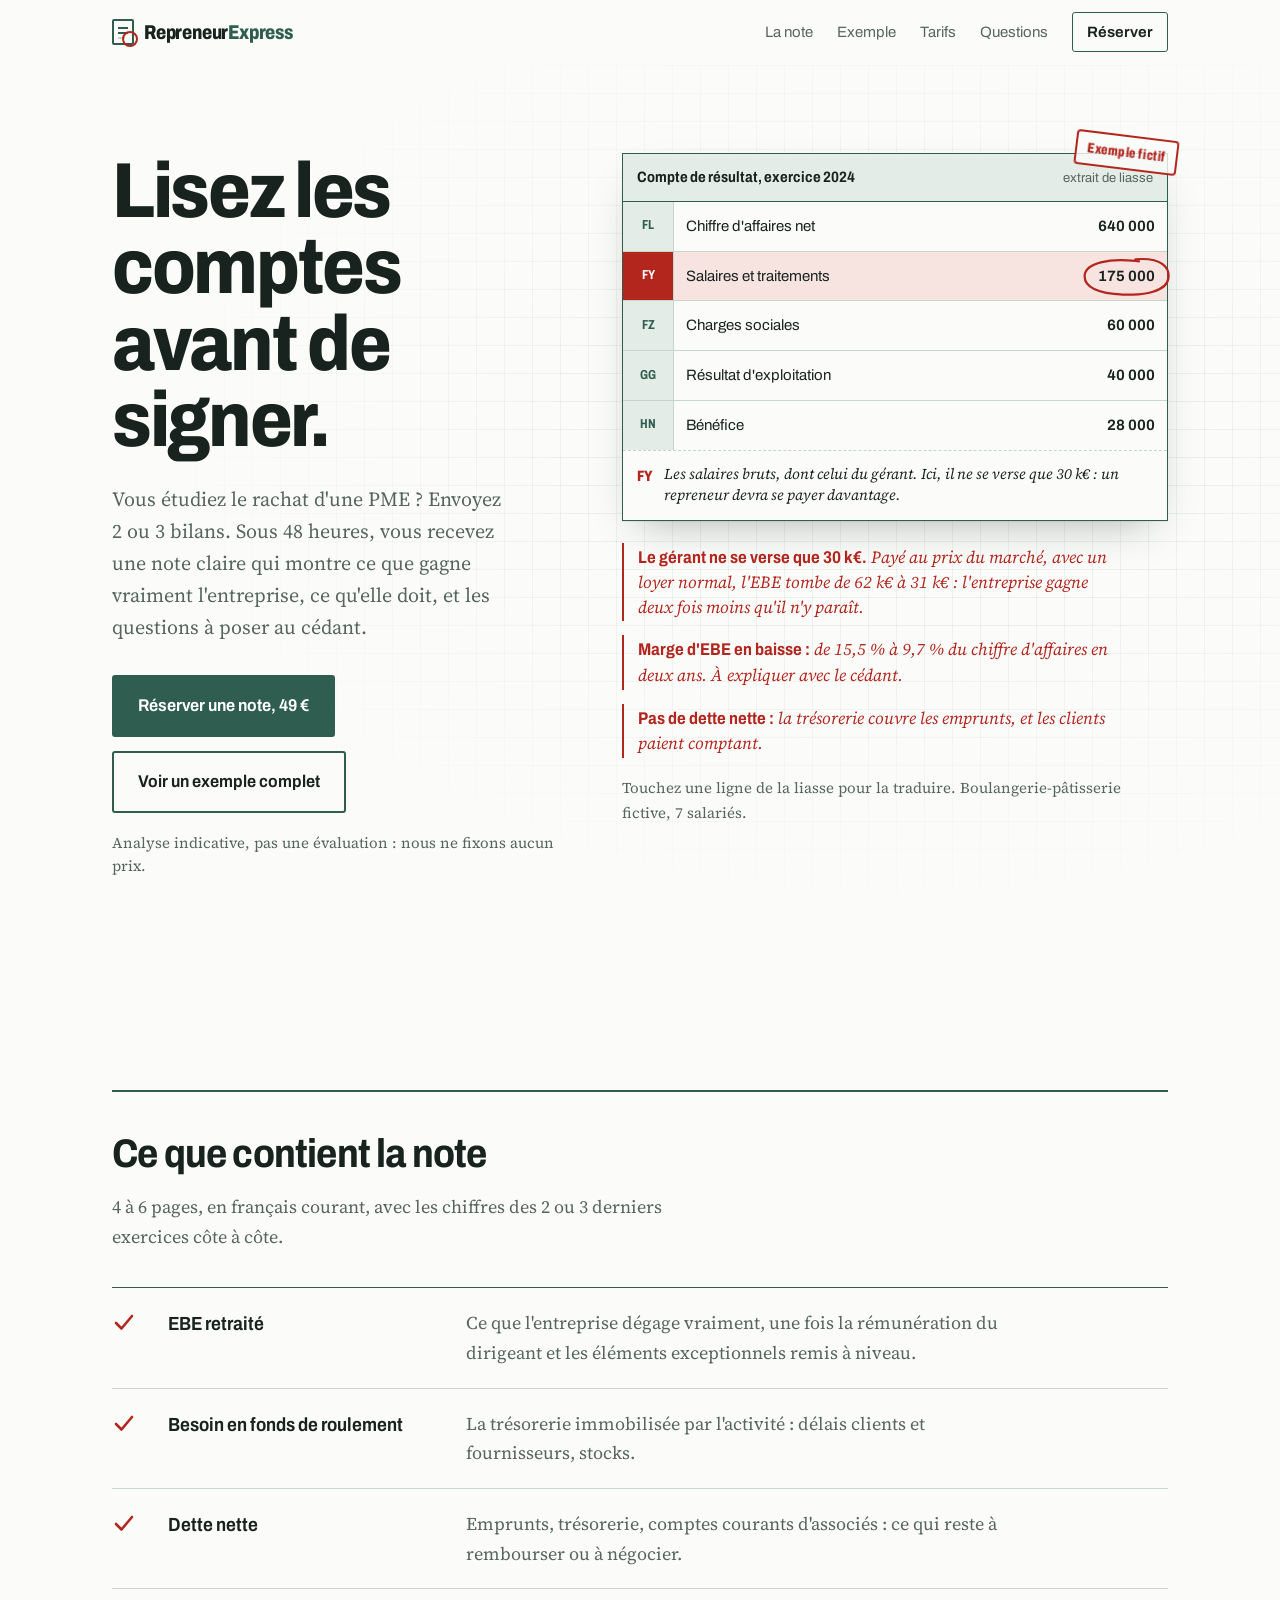
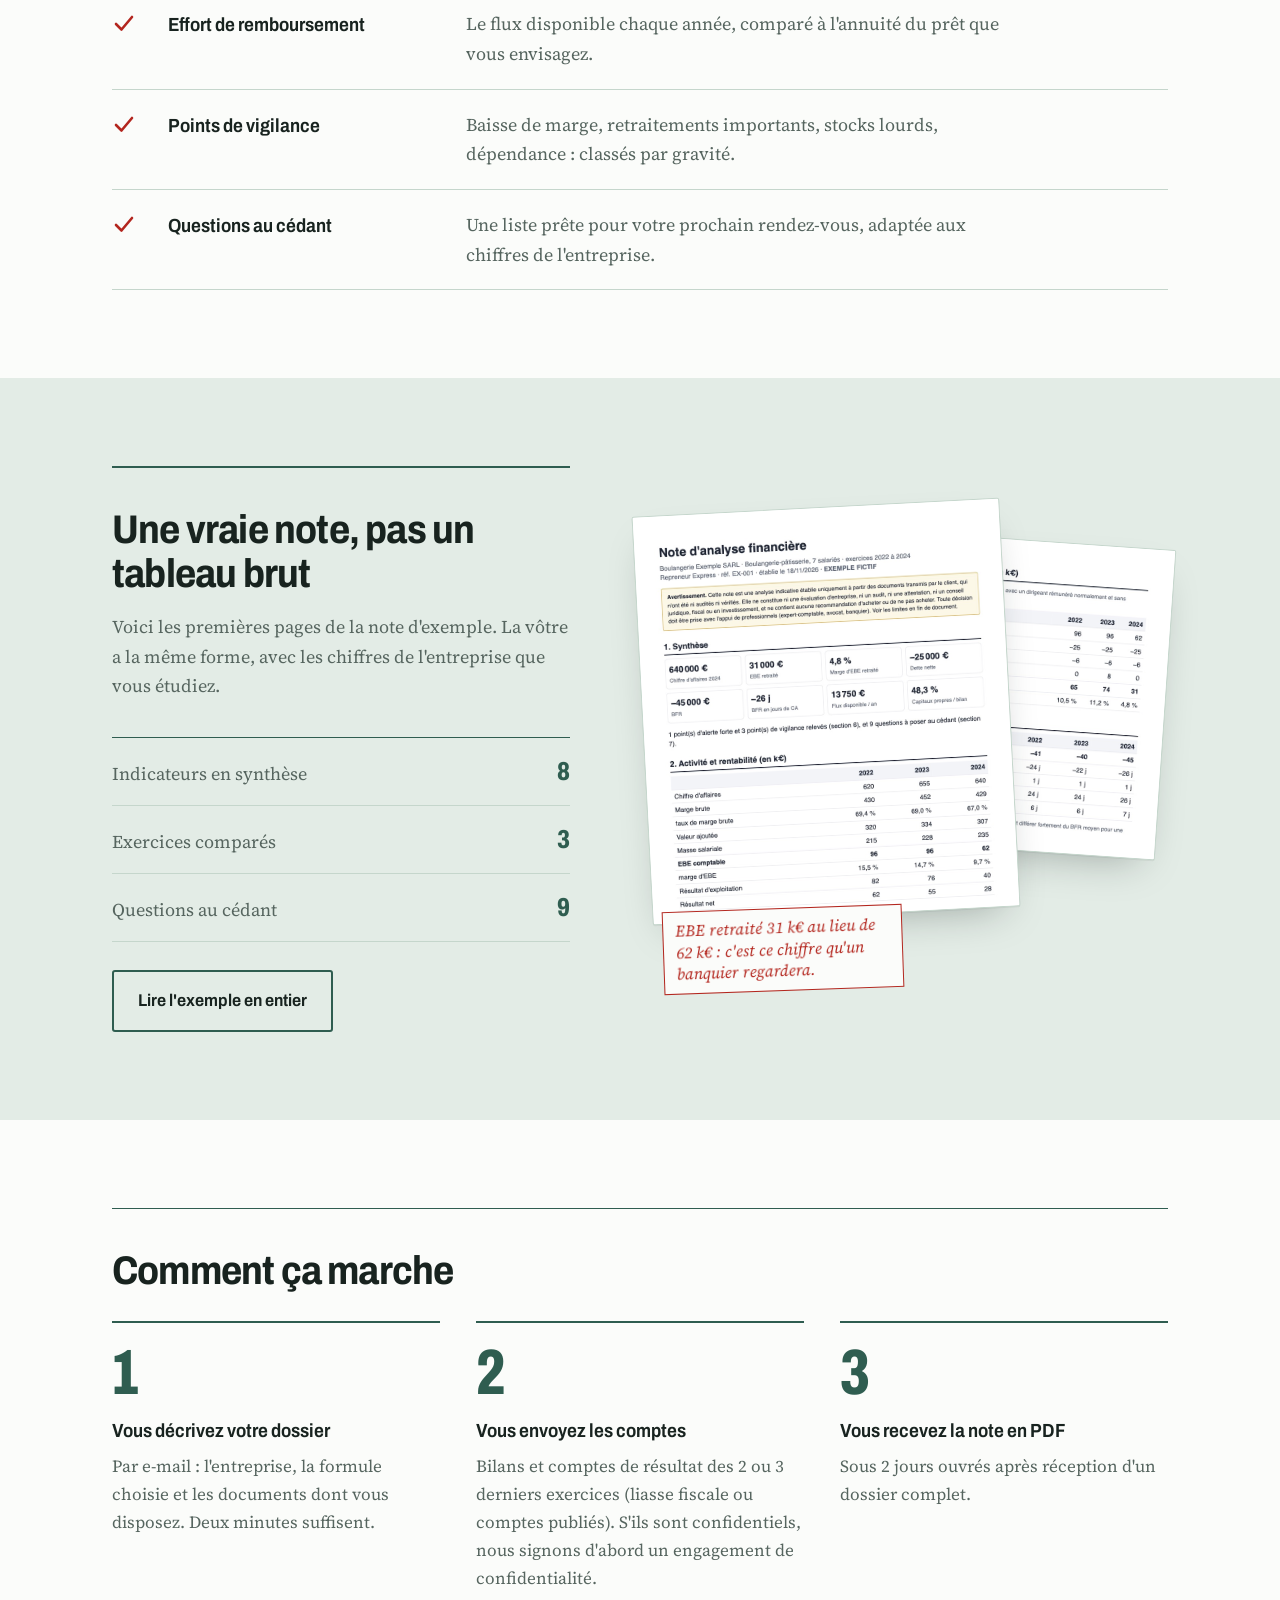
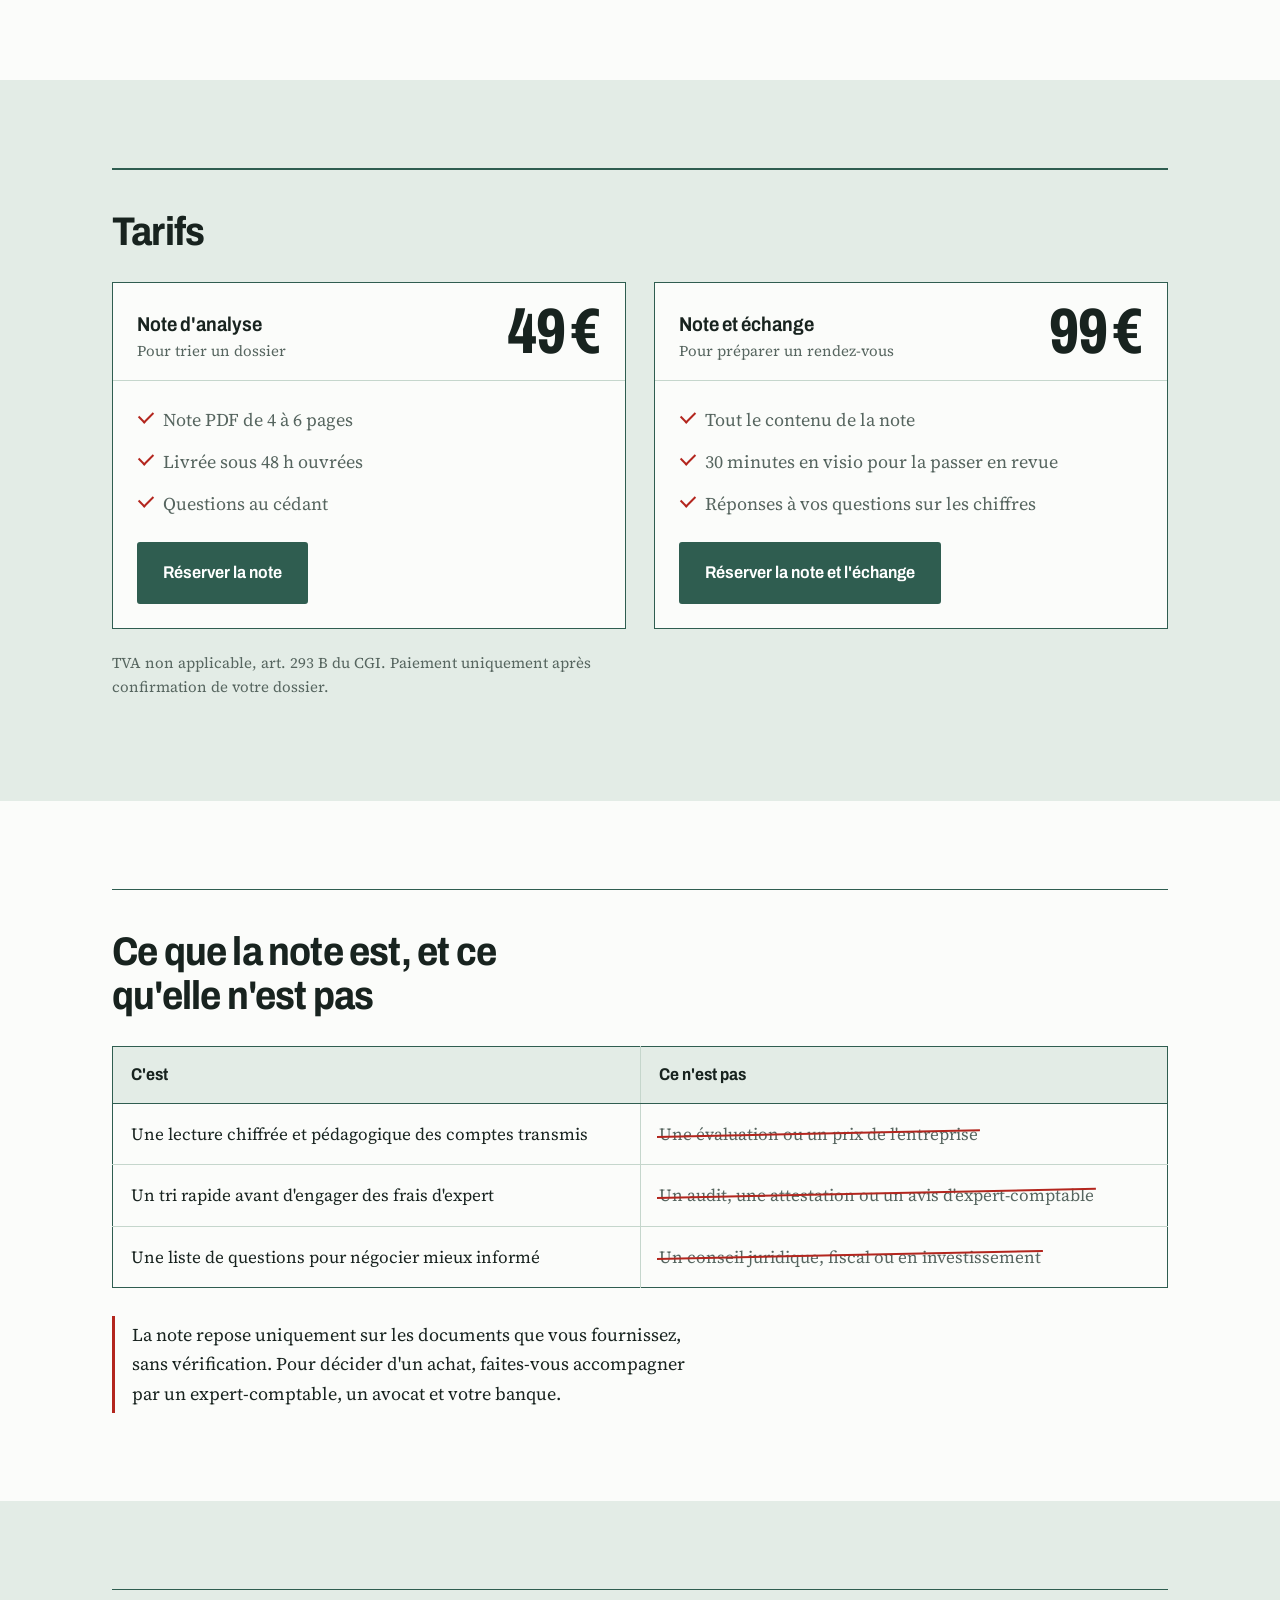
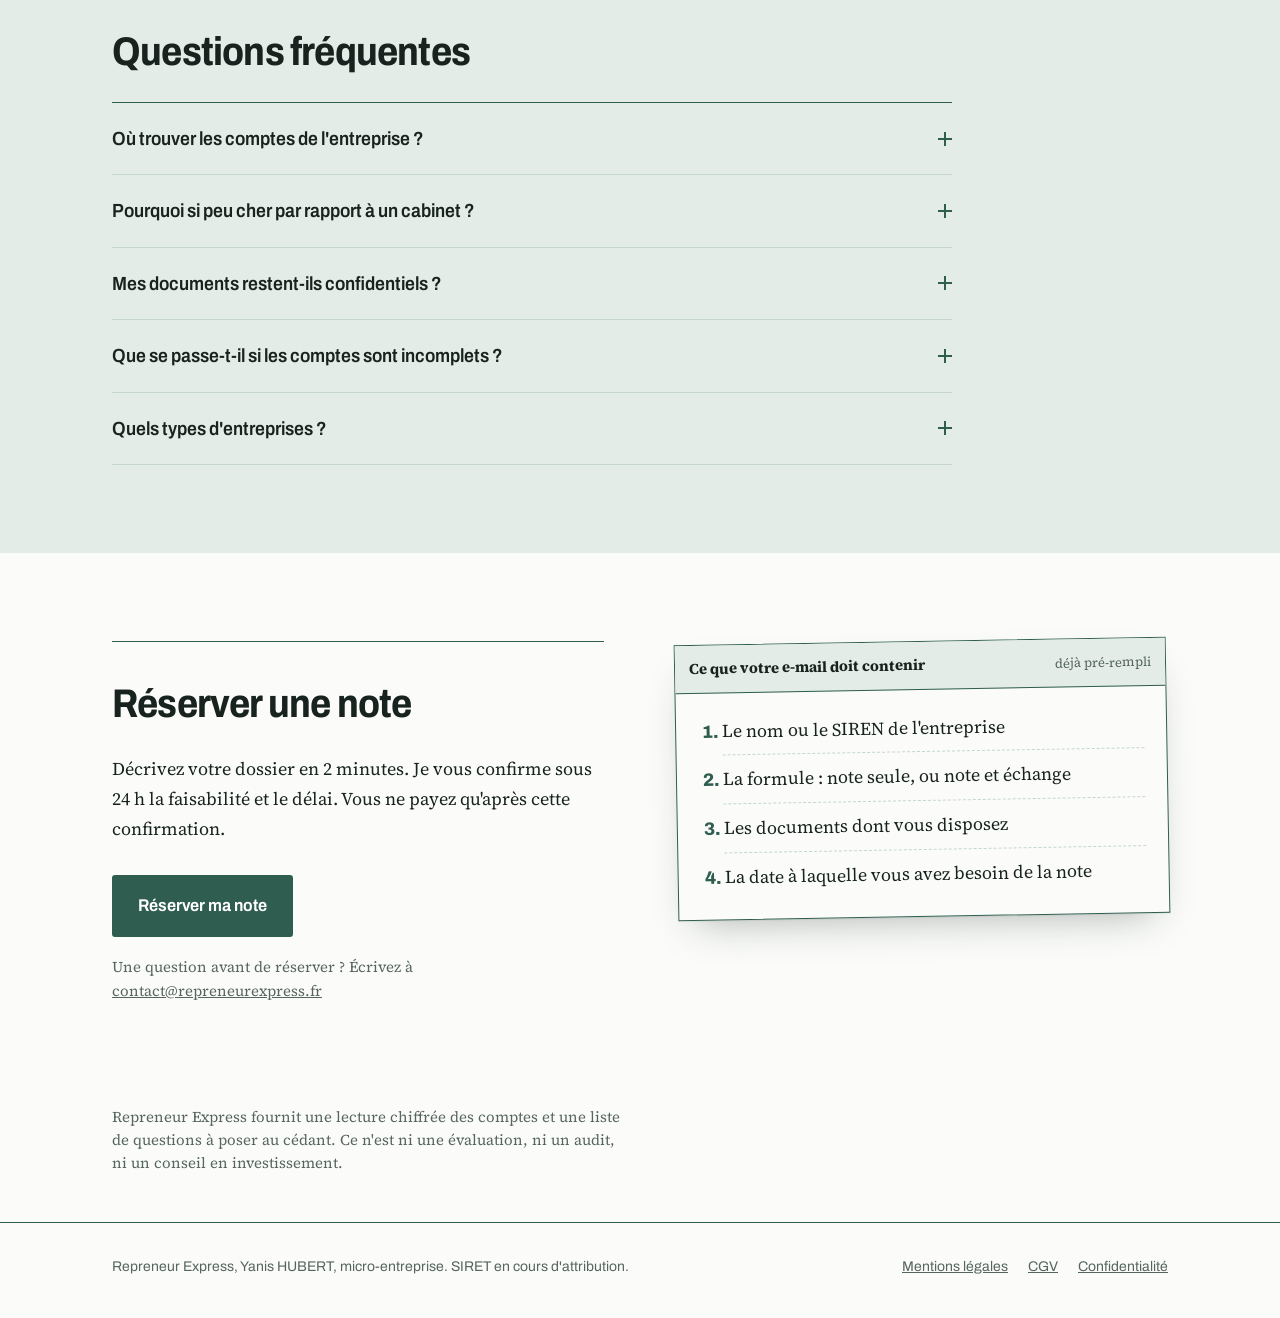
<file: site/index.html>
<!doctype html>
<html lang="fr">
<head>
<meta charset="utf-8">
<meta name="viewport" content="width=device-width, initial-scale=1">
<title>Repreneur Express – lire les comptes d'une PME avant de la racheter</title>
<link rel="canonical" href="https://repreneurexpress.fr/">
<meta name="description" content="Vous envisagez de reprendre une entreprise ? Envoyez 2 ou 3 bilans, recevez sous 48 h une note claire : EBE retraité, BFR, dette nette, effort de remboursement et questions à poser au cédant. 49 €.">
<link rel="preconnect" href="https://fonts.googleapis.com">
<link rel="preconnect" href="https://fonts.gstatic.com" crossorigin>
<link href="https://fonts.googleapis.com/css2?family=Archivo:wdth,wght@62..125,400..800&family=Source+Serif+4:ital,opsz,wght@0,8..60,400..700;1,8..60,400..600&display=swap" rel="stylesheet">
<script>document.documentElement.classList.add('js');</script>
<style>
  :root {
    --paper: #FBFCFA;
    --cell: #E3ECE6;
    --cell-2: #D3E2D9;
    --rule: #2F5D50;
    --rule-soft: #C5D6CC;
    --ink: #18231F;
    --muted: #56655F;
    --pen: #B3261E;
    --pen-soft: #F7E4E1;
    --on-rule: #FFFFFF;
    --grid: rgba(47, 93, 80, .07);
    --sheet-shadow: 0 1px 0 rgba(24,35,31,.06), 0 18px 40px -18px rgba(24,35,31,.35);
    --sans: "Archivo", "Helvetica Neue", Arial, sans-serif;
    --serif: "Source Serif 4", Georgia, serif;
    --ease: cubic-bezier(.2, .7, .2, 1);
  }
  @media (prefers-color-scheme: dark) {
    :root {
      --paper: #121917; --cell: #1C2824; --cell-2: #24352F; --rule: #8FBFAE; --rule-soft: #2E423B;
      --ink: #E7EEEA; --muted: #A3B4AD; --pen: #F2877C; --pen-soft: #3A2220; --on-rule: #10201A;
      --grid: rgba(143, 191, 174, .06);
      --sheet-shadow: 0 18px 40px -18px rgba(0,0,0,.8);
    }
  }
  * { box-sizing: border-box; }
  html { scroll-behavior: smooth; scroll-padding-top: 80px; }
  body { margin: 0; background: var(--paper); color: var(--ink);
         font: 400 18px/1.65 var(--serif); font-optical-sizing: auto; -webkit-font-smoothing: antialiased; overflow-x: hidden; }
  a { color: inherit; }
  img { max-width: 100%; height: auto; display: block; }
  :focus-visible { outline: 3px solid var(--pen); outline-offset: 3px; }
  .wrap { max-width: 1120px; margin: 0 auto; padding: 0 16px; }
  @media (min-width: 720px) { .wrap { padding: 0 32px; } }

  h1, h2, h3 { font-family: var(--sans); font-stretch: 88%; }
  h1 { font-weight: 780; font-size: clamp(42px, 6.6vw, 78px); line-height: .98; letter-spacing: -0.03em; margin: 0 0 24px; max-width: 10ch; }
  h2 { font-weight: 720; font-size: clamp(28px, 3.6vw, 40px); line-height: 1.1; letter-spacing: -0.02em; margin: 0 0 28px; max-width: 22ch; }
  h3 { font-weight: 650; font-size: 19px; line-height: 1.3; margin: 0; }
  p { margin: 0 0 1em; max-width: 64ch; }
  .fine { font-size: 15px; line-height: 1.55; color: var(--muted); }

  /* ---------- En-tête collant + fil de lecture ---------- */
  .top { position: sticky; top: 0; z-index: 20; background: color-mix(in srgb, var(--paper) 86%, transparent);
         -webkit-backdrop-filter: saturate(1.4) blur(10px); backdrop-filter: saturate(1.4) blur(10px);
         border-bottom: 1px solid transparent; transition: border-color .3s; }
  .top.scrolled { border-bottom-color: var(--rule-soft); }
  .top .wrap { display: flex; align-items: center; justify-content: space-between; min-height: 64px; gap: 16px; }
  .mark { font-family: var(--sans); font-stretch: 80%; font-weight: 800; font-size: 20px; letter-spacing: -0.01em; text-decoration: none;
          display: inline-flex; align-items: center; gap: 10px; }
  .mark i { width: 22px; height: 26px; border: 2px solid var(--rule); border-radius: 2px; position: relative; flex: none;
            background: linear-gradient(var(--rule) 0 0) 4px 6px / 10px 2px no-repeat, linear-gradient(var(--rule) 0 0) 4px 11px / 10px 2px no-repeat,
                        linear-gradient(var(--rule-soft) 0 0) 4px 16px / 7px 2px no-repeat; }
  .mark i::after { content: ""; position: absolute; right: -6px; bottom: -4px; width: 12px; height: 12px; border: 2px solid var(--pen); border-radius: 50%; }
  .mark .word span { color: var(--rule); }
  .top nav { display: flex; align-items: center; gap: 24px; font-family: var(--sans); font-size: 15px; }
  .top nav a { text-decoration: none; color: var(--muted); position: relative; }
  .top nav a:not(.nav-cta)::after { content: ""; position: absolute; left: 0; right: 0; bottom: -4px; height: 2px; background: var(--pen);
                                    transform: scaleX(0); transform-origin: left; transition: transform .3s var(--ease); }
  .top nav a:hover { color: var(--ink); }
  .top nav a:hover::after { transform: scaleX(1); }
  .nav-cta { color: var(--ink) !important; font-weight: 650; border: 1.5px solid var(--rule); padding: 7px 14px; border-radius: 3px; }
  .nav-cta:hover { background: var(--rule); color: var(--on-rule) !important; }
  @media (max-width: 640px) { .top nav a:not(.nav-cta) { display: none; } }
  .progress { position: absolute; left: 0; bottom: -1px; height: 2px; width: 100%; background: var(--pen);
              transform: scaleX(var(--p, 0)); transform-origin: left; }

  /* ---------- Boutons ---------- */
  .btn { display: inline-flex; align-items: center; gap: 10px; font-family: var(--sans); font-stretch: 92%;
         font-weight: 650; font-size: 17px; text-decoration: none; padding: 15px 24px; border: 2px solid var(--rule);
         background: var(--rule); color: var(--on-rule); border-radius: 3px; position: relative;
         transition: transform .2s var(--ease), box-shadow .2s var(--ease), background .2s; }
  .btn:hover { transform: translate(-3px, -3px); box-shadow: 5px 5px 0 var(--pen); }
  .btn:active { transform: translate(0, 0); box-shadow: 0 0 0 var(--pen); }
  .btn.ghost { background: transparent; color: var(--ink); }
  .btn.ghost:hover { background: var(--paper); box-shadow: 5px 5px 0 var(--rule); }
  .btns { display: flex; flex-wrap: wrap; gap: 14px; margin: 32px 0 18px; }

  /* ---------- Héros ---------- */
  .hero { position: relative; padding: 56px 0 80px; isolation: isolate; }
  .hero::before { content: ""; position: absolute; inset: 0; z-index: -1;
                  background-image: linear-gradient(var(--grid) 1px, transparent 1px), linear-gradient(90deg, var(--grid) 1px, transparent 1px);
                  background-size: 28px 28px;
                  -webkit-mask-image: radial-gradient(ellipse 80% 70% at 70% 40%, #000 30%, transparent 75%);
                          mask-image: radial-gradient(ellipse 80% 70% at 70% 40%, #000 30%, transparent 75%); }
  .hero .wrap { display: grid; gap: 52px; align-items: start; }
  .hero .wrap > * { min-width: 0; }
  @media (min-width: 980px) { .hero .wrap { grid-template-columns: .9fr 1.1fr; gap: 64px; } .hero { padding: 88px 0 110px; } }
  .lead { font-size: 20px; line-height: 1.6; color: var(--muted); max-width: 40ch; }
  .js .hero-copy > * { animation: rise .8s var(--ease) both; }
  .js .hero-copy > :nth-child(2) { animation-delay: .08s; }
  .js .hero-copy > :nth-child(3) { animation-delay: .16s; }
  .js .hero-copy > :nth-child(4) { animation-delay: .24s; }
  @keyframes rise { from { opacity: 0; transform: translateY(14px); } to { opacity: 1; transform: none; } }
  .h1-line { display: block; }

  /* La liasse */
  .liasse { margin: 0; font-family: var(--sans); font-variant-numeric: tabular-nums; position: relative; }
  .sheet { background: var(--paper); border: 1.5px solid var(--rule); box-shadow: var(--sheet-shadow); position: relative; }
  .liasse-head { display: flex; justify-content: space-between; align-items: baseline; gap: 12px;
                 padding: 11px 14px; background: var(--cell); border-bottom: 1.5px solid var(--rule); }
  .liasse-head b { font-weight: 700; font-size: 15px; font-stretch: 85%; }
  .liasse-head span { font-size: 13px; color: var(--muted); }
  .liasse table { width: 100%; border-collapse: collapse; }
  .liasse tr { cursor: pointer; transition: background .2s; }
  .liasse tr:hover, .liasse tr.on { background: var(--pen-soft); }
  .liasse tr:focus-visible { outline: 2px solid var(--pen); outline-offset: -2px; }
  .liasse td { border-top: 1px solid var(--rule-soft); padding: 12px; font-size: 15px; vertical-align: middle; }
  .liasse tr:first-child td { border-top: 0; }
  .liasse td.code { width: 50px; text-align: center; font-weight: 700; font-size: 13px; font-stretch: 75%;
                    color: var(--rule); background: var(--cell); border-right: 1px solid var(--rule-soft); transition: background .2s, color .2s; }
  .liasse tr.on td.code, .liasse tr:hover td.code { background: var(--pen); color: var(--paper); }
  .liasse td.val { text-align: right; white-space: nowrap; font-weight: 650; width: 1%; position: relative; }
  .js .liasse tr { animation: print .45s var(--ease) both; animation-delay: calc(.25s + var(--i) * .09s); }
  @keyframes print { from { opacity: 0; transform: translateX(-10px); } to { opacity: 1; transform: none; } }
  .circle { position: absolute; inset: 3px -4px; width: calc(100% + 8px); height: calc(100% - 6px); pointer-events: none; overflow: visible; }
  .circle path { fill: none; stroke: var(--pen); stroke-width: 2.2; stroke-linecap: round; stroke-dasharray: 260; stroke-dashoffset: 0;
                 vector-effect: non-scaling-stroke; }
  .js .circle path { stroke-dashoffset: 260; animation: draw .8s var(--ease) 1.05s forwards; }
  @keyframes draw { to { stroke-dashoffset: 0; } }

  .translate { min-height: 70px; padding: 12px 14px; border-top: 1.5px dashed var(--rule-soft); background: var(--paper);
               display: grid; grid-template-columns: auto 1fr; gap: 4px 12px; align-items: start; font-size: 15px; }
  .translate .k { font-family: var(--sans); font-weight: 800; font-stretch: 75%; color: var(--pen); font-size: 15px; padding-top: 1px; }
  .translate .v { font-family: var(--serif); font-style: italic; color: var(--ink); line-height: 1.45; }
  .translate .v.swap { animation: swap .35s var(--ease); }
  @keyframes swap { from { opacity: 0; transform: translateY(4px); } to { opacity: 1; transform: none; } }

  .stamp { position: absolute; top: -18px; right: -10px; z-index: 2; font-family: var(--sans); font-weight: 800; font-stretch: 70%;
           font-size: 14px; letter-spacing: .04em; color: var(--pen); border: 2.5px solid var(--pen); border-radius: 4px;
           padding: 4px 10px; transform: rotate(7deg); background: color-mix(in srgb, var(--paper) 80%, transparent); }
  .js .stamp { animation: stamp .45s cubic-bezier(.3, 1.6, .5, 1) 2.6s both; }
  @keyframes stamp { from { opacity: 0; transform: rotate(14deg) scale(1.8); } to { opacity: 1; transform: rotate(7deg) scale(1); } }

  .notes { list-style: none; margin: 22px 0 0; padding: 0; display: grid; gap: 14px; }
  .notes li { font-family: var(--serif); font-style: italic; color: var(--pen); font-size: 17px; line-height: 1.45;
              border-left: 2px solid var(--pen); padding: 2px 0 2px 14px; max-width: 54ch; }
  .js .notes li { animation: write .7s var(--ease) both; animation-delay: var(--d); }
  .notes li b { font-style: normal; font-family: var(--sans); font-weight: 700; font-stretch: 85%; }
  .liasse figcaption { margin-top: 18px; font-family: var(--serif); font-size: 15px; color: var(--muted); }
  @keyframes write { from { clip-path: inset(0 100% 0 0); opacity: .3; } to { clip-path: inset(0 0 0 0); opacity: 1; } }

  /* ---------- Sections ---------- */
  section { padding: 88px 0; position: relative; }
  section.tint { background: var(--cell); }
  .rule-top { height: 1.5px; background: var(--rule); transform-origin: left; margin-bottom: 40px; }
  .js [data-reveal] .rule-top { transform: scaleX(0); transition: transform 1s var(--ease); }
  .js [data-reveal].in .rule-top { transform: scaleX(1); }
  .intro { margin: -12px 0 36px; color: var(--muted); }
  .js [data-reveal] h2, .js [data-reveal] .intro { opacity: 0; transform: translateY(10px); transition: opacity .7s var(--ease), transform .7s var(--ease); }
  .js [data-reveal].in h2, .js [data-reveal].in .intro { opacity: 1; transform: none; }
  .js [data-reveal].in .intro { transition-delay: .1s; }

  /* Contenu de la note : lignes cochées au stylo */
  .rows { margin: 0; border-top: 1.5px solid var(--rule); }
  .rows > div { display: grid; grid-template-columns: 28px 1fr; gap: 4px 16px; padding: 20px 0; border-bottom: 1px solid var(--rule-soft);
                transition: background .25s; }
  .rows > div:hover { background: linear-gradient(90deg, var(--cell), transparent 70%); }
  @media (min-width: 760px) { .rows > div { grid-template-columns: 28px 270px 1fr; gap: 4px 28px; } }
  .rows dt { font-family: var(--sans); font-stretch: 88%; font-weight: 650; font-size: 19px; }
  .rows dd { margin: 0; color: var(--muted); max-width: 60ch; grid-column: 2; }
  @media (min-width: 760px) { .rows dd { grid-column: 3; } }
  .tick { width: 24px; height: 24px; margin-top: 2px; grid-row: span 2; }
  @media (min-width: 760px) { .tick { grid-row: auto; } }
  .tick path { fill: none; stroke: var(--pen); stroke-width: 2.6; stroke-linecap: round; stroke-linejoin: round; stroke-dasharray: 32; stroke-dashoffset: 0; }
  .js [data-reveal] .tick path { stroke-dashoffset: 32; transition: stroke-dashoffset .5s var(--ease); transition-delay: calc(.2s + var(--i) * .14s); }
  .js [data-reveal].in .tick path { stroke-dashoffset: 0; }

  /* Aperçu de la note */
  .preview { display: grid; gap: 48px; align-items: center; }
  .preview > * { min-width: 0; }
  @media (min-width: 900px) { .preview { grid-template-columns: 1fr 1.15fr; gap: 72px; } }
  .sheets { position: relative; aspect-ratio: 1 / .92; max-width: 640px; width: 100%; margin: 0 auto; }
  #apercu { overflow: clip; }
  .page { position: absolute; width: 70%; border: 1px solid var(--rule-soft); background: #fff; box-shadow: var(--sheet-shadow);
          transition: transform 1.1s var(--ease); overflow: hidden; border-radius: 2px; }
  .page.p2 { right: 0; top: 0; transform: rotate(4deg) translate(0, 30px); }
  .page.p1 { left: 0; top: 0; transform: rotate(-3deg); z-index: 1; }
  .js [data-reveal] .page.p1, .js [data-reveal] .page.p2 { transform: rotate(0) translate(16%, 20px); }
  .js [data-reveal].in .page.p1 { transform: rotate(-3deg); }
  .js [data-reveal].in .page.p2 { transform: rotate(4deg) translate(0, 30px); }
  .js [data-reveal].in .sheets:hover .page.p1 { transform: rotate(-5deg) translate(-12px, -6px); }
  .js [data-reveal].in .sheets:hover .page.p2 { transform: rotate(6deg) translate(14px, 24px); }
  .pin { position: absolute; z-index: 3; left: 4%; bottom: 0; margin: 0; font-family: var(--serif); font-style: italic; color: var(--pen); font-size: 16px;
         background: var(--paper); border: 1.5px solid var(--pen); padding: 8px 12px; max-width: 30ch; transform: rotate(-2deg); line-height: 1.35; }
  .js [data-reveal] .pin { opacity: 0; transform: rotate(-2deg) translateY(10px); transition: opacity .6s .9s, transform .6s .9s var(--ease); }
  .js [data-reveal].in .pin { opacity: 1; transform: rotate(-2deg); }
  .facts { list-style: none; padding: 0; margin: 0 0 28px; border-top: 1.5px solid var(--rule); max-width: 460px; }
  .facts li { display: flex; justify-content: space-between; align-items: baseline; gap: 16px; padding: 12px 0; border-bottom: 1px solid var(--rule-soft); }
  .facts b { font-family: var(--sans); font-stretch: 75%; font-weight: 800; font-size: 26px; font-variant-numeric: tabular-nums; color: var(--rule); }
  .facts span { color: var(--muted); }

  /* Étapes : vraie séquence */
  .steps { list-style: none; margin: 0; padding: 0; display: grid; gap: 32px; counter-reset: step; }
  @media (min-width: 880px) { .steps { grid-template-columns: repeat(3, 1fr); gap: 36px; } }
  .steps li { counter-increment: step; position: relative; padding-top: 20px; }
  .steps li::after { content: ""; position: absolute; left: 0; right: 0; top: 0; height: 1.5px; background: var(--rule); transform-origin: left; }
  .js [data-reveal] .steps li::after { transform: scaleX(0); transition: transform .8s var(--ease); transition-delay: calc(var(--i) * .25s); }
  .js [data-reveal].in .steps li::after { transform: scaleX(1); }
  .steps li::before { content: counter(step); display: block; font-family: var(--sans); font-stretch: 70%;
                      font-weight: 800; font-size: 64px; line-height: 1; color: var(--rule); margin-bottom: 14px; }
  .js [data-reveal] .steps li > *, .js [data-reveal] .steps li::before { opacity: 0; transition: opacity .6s var(--ease); transition-delay: calc(.3s + var(--i) * .25s); }
  .js [data-reveal].in .steps li > *, .js [data-reveal].in .steps li::before { opacity: 1; }
  .steps h3 { margin-bottom: 8px; }
  .steps p { color: var(--muted); font-size: 17px; margin: 0; }

  /* Tarifs */
  .prices { display: grid; gap: 28px; }
  @media (min-width: 780px) { .prices { grid-template-columns: 1fr 1fr; } }
  .price { border: 1.5px solid var(--rule); background: var(--paper); display: flex; flex-direction: column;
           transition: transform .3s var(--ease), box-shadow .3s var(--ease); }
  .price:hover { transform: translate(-4px, -4px); box-shadow: 8px 8px 0 var(--cell-2); }
  .price header { display: flex; justify-content: space-between; align-items: end; gap: 12px; padding: 20px 24px;
                  border-bottom: 1px solid var(--rule-soft); background: linear-gradient(var(--cell), var(--cell)) left / 0 100% no-repeat;
                  transition: background-size .5s var(--ease); }
  .price:hover header { background-size: 100% 100%; }
  .price header h3 { font-size: 20px; }
  .price header small { display: block; font-family: var(--serif); font-weight: 400; font-size: 15px; color: var(--muted); margin-top: 4px; }
  .amount { font-family: var(--sans); font-stretch: 70%; font-weight: 800; font-size: 64px; line-height: .9; letter-spacing: -0.02em;
            font-variant-numeric: tabular-nums; white-space: nowrap; }
  @media (max-width: 480px) { .amount { font-size: 48px; } .price header { padding: 18px; } }
  .price ul { list-style: none; margin: 0; padding: 18px 24px 8px; color: var(--muted); flex: 1; }
  .price ul li { padding: 6px 0 6px 26px; position: relative; }
  .price ul li::before { content: ""; position: absolute; left: 2px; top: 12px; width: 12px; height: 7px; border-left: 2px solid var(--pen);
                         border-bottom: 2px solid var(--pen); transform: rotate(-45deg); }
  .price .btn { margin: 10px 24px 24px; align-self: flex-start; }
  .prices + .fine { margin-top: 22px; }

  /* Ce que c'est / ce que ce n'est pas */
  .split { width: 100%; border-collapse: collapse; border: 1.5px solid var(--rule); font-size: 17px; background: var(--paper); }
  .split th { font-family: var(--sans); font-stretch: 88%; font-weight: 700; text-align: left; padding: 14px 18px;
              background: var(--cell); border-bottom: 1.5px solid var(--rule); width: 50%; }
  .split td { padding: 16px 18px; border-top: 1px solid var(--rule-soft); vertical-align: top; }
  .split td + td, .split th + th { border-left: 1px solid var(--rule-soft); }
  .split td + td { color: var(--muted); }
  .strike { position: relative; }
  .strike::after { content: ""; position: absolute; left: -2px; right: -2px; top: 55%; height: 2px; background: var(--pen);
                   transform: rotate(-1.2deg); transform-origin: left; }
  .js [data-reveal] .strike::after { transform: rotate(-1.2deg) scaleX(0); transition: transform .6s var(--ease); transition-delay: calc(.4s + var(--i) * .3s); }
  .js [data-reveal].in .strike::after { transform: rotate(-1.2deg) scaleX(1); }
  @media (max-width: 600px) { .split { font-size: 16px; } .split th, .split td { padding: 10px; } }
  .caution { margin-top: 28px; padding: 4px 0 4px 20px; max-width: 70ch; position: relative; }
  .caution::before { content: ""; position: absolute; left: 0; top: 0; bottom: 0; width: 3px; background: var(--pen); transform-origin: top; }
  .js [data-reveal] .caution::before { transform: scaleY(0); transition: transform .8s var(--ease) 1.2s; }
  .js [data-reveal].in .caution::before { transform: scaleY(1); }
  .caution p { margin: 0; }

  /* FAQ */
  .faq { border-top: 1.5px solid var(--rule); max-width: 840px; }
  .faq details { border-bottom: 1px solid var(--rule-soft); interpolate-size: allow-keywords; }
  .faq details::details-content { height: 0; overflow: clip; transition: height .35s var(--ease), content-visibility .35s allow-discrete; }
  .faq details[open]::details-content { height: auto; }
  .faq summary { cursor: pointer; list-style: none; display: flex; justify-content: space-between; align-items: center; gap: 16px;
                 padding: 20px 0; font-family: var(--sans); font-stretch: 90%; font-weight: 600; font-size: 19px; transition: color .2s; }
  .faq summary:hover { color: var(--rule); }
  .faq summary::-webkit-details-marker { display: none; }
  .faq summary::after { content: ""; flex: none; width: 14px; height: 14px; transition: transform .35s var(--ease);
                        background: linear-gradient(var(--rule) 0 0) center / 100% 2px no-repeat, linear-gradient(var(--rule) 0 0) center / 2px 100% no-repeat; }
  .faq details[open] summary::after { transform: rotate(135deg); }
  .faq details p { color: var(--muted); margin: -4px 0 22px; }

  /* Réserver */
  .order { display: grid; gap: 44px; align-items: start; }
  .order > * { min-width: 0; }
  @media (min-width: 920px) { .order { grid-template-columns: 1fr 1fr; gap: 72px; } }
  .ask { border: 1.5px solid var(--rule); background: var(--paper); box-shadow: var(--sheet-shadow); transform: rotate(-1deg); }
  .js [data-reveal] .ask { transform: translateY(24px) rotate(-1deg); opacity: 0; transition: transform .9s var(--ease), opacity .6s; }
  .js [data-reveal].in .ask { transform: rotate(-1deg); opacity: 1; }
  .ask ol { margin: 0; padding: 14px 22px 18px 46px; }
  .ask li { padding: 9px 0; border-bottom: 1px dashed var(--rule-soft); }
  .ask li:last-child { border-bottom: 0; }
  .ask li::marker { font-family: var(--sans); font-weight: 800; color: var(--rule); }

  /* Pied de page */
  footer { border-top: 1.5px solid var(--rule); padding: 32px 0 40px; font-family: var(--sans); font-size: 14px; color: var(--muted); }
  footer .wrap { display: flex; flex-wrap: wrap; justify-content: space-between; gap: 12px 32px; }
  footer nav { display: flex; flex-wrap: wrap; gap: 8px 20px; }
  footer a:hover { color: var(--pen); }

  @media (prefers-reduced-motion: reduce) {
    html { scroll-behavior: auto; }
    *, *::before, *::after { animation: none !important; transition: none !important; }
    .js [data-reveal] h2, .js [data-reveal] .intro, .js [data-reveal] .steps li > *, .js [data-reveal] .steps li::before,
    .js [data-reveal] .pin, .js [data-reveal] .ask { opacity: 1 !important; }
    .js [data-reveal] .rule-top, .js [data-reveal] .steps li::after, .js [data-reveal] .caution::before { transform: none !important; }
    .js [data-reveal] .tick path, .js .circle path { stroke-dashoffset: 0 !important; }
    .js [data-reveal] .strike::after { transform: rotate(-1.2deg) !important; }
    .js [data-reveal] .page.p1 { transform: rotate(-3deg) !important; }
    .js [data-reveal] .page.p2 { transform: rotate(4deg) translate(0, 30px) !important; }
    .js [data-reveal] .pin { transform: rotate(-2deg) !important; }
    .js [data-reveal] .ask { transform: rotate(-1deg) !important; }
  }
</style>
</head>
<body>
<header class="top" id="top"><div class="wrap">
  <a class="mark" href="#"><i aria-hidden="true"></i><span class="word">Repreneur<span>Express</span></span></a>
  <nav aria-label="Navigation principale">
    <a href="#contenu">La note</a><a href="#apercu">Exemple</a><a href="#tarifs">Tarifs</a><a href="#faq">Questions</a><a class="nav-cta" href="#commander">Réserver</a>
  </nav>
</div><div class="progress" id="progress"></div></header>

<main>
<div class="hero"><div class="wrap">
  <div class="hero-copy">
    <h1><span class="h1-line">Lisez les comptes</span> <span class="h1-line">avant de signer.</span></h1>
    <p class="lead">Vous étudiez le rachat d'une PME ? Envoyez 2 ou 3 bilans. Sous 48 heures, vous recevez une note claire
    qui montre ce que gagne vraiment l'entreprise, ce qu'elle doit, et les questions à poser au cédant.</p>
    <div class="btns">
      <a class="btn" href="#commander">Réserver une note, 49 €</a>
      <a class="btn ghost" href="exemple.html">Voir un exemple complet</a>
    </div>
    <p class="fine">Analyse indicative, pas une évaluation : nous ne fixons aucun prix.</p>
  </div>

  <figure class="liasse" aria-label="Extrait de liasse fiscale annoté">
    <span class="stamp" aria-hidden="true">Exemple fictif</span>
    <div class="sheet">
      <div class="liasse-head"><b>Compte de résultat, exercice 2024</b><span>extrait de liasse</span></div>
      <table id="liasse">
        <tr tabindex="0" style="--i:0" data-k="FL" data-v="Ce que l'entreprise a vendu dans l'année, hors taxes. Le point de départ de tout."><td class="code">FL</td><td>Chiffre d'affaires net</td><td class="val" data-n="640000">640 000</td></tr>
        <tr tabindex="0" style="--i:1" data-k="FY" data-v="Les salaires bruts, dont celui du gérant. Ici, il ne se verse que 30 k€ : un repreneur devra se payer davantage." class="on"><td class="code">FY</td><td>Salaires et traitements</td><td class="val" data-n="175000">175 000<svg class="circle" viewBox="0 0 100 40" preserveAspectRatio="none" aria-hidden="true"><path d="M60 4 C 90 2, 99 12, 97 22 C 95 34, 70 38, 46 37 C 18 36, 2 30, 3 19 C 4 8, 30 2, 64 6"/></svg></td></tr>
        <tr tabindex="0" style="--i:2" data-k="FZ" data-v="Les cotisations patronales payées sur ces salaires."><td class="code">FZ</td><td>Charges sociales</td><td class="val" data-n="60000">60 000</td></tr>
        <tr tabindex="0" style="--i:3" data-k="GG" data-v="Ce que rapporte le métier lui-même, après amortissements, avant intérêts et impôt."><td class="code">GG</td><td>Résultat d'exploitation</td><td class="val" data-n="40000">40 000</td></tr>
        <tr tabindex="0" style="--i:4" data-k="HN" data-v="Ce qui reste à la fin, après intérêts, éléments exceptionnels et impôt sur les sociétés."><td class="code">HN</td><td>Bénéfice</td><td class="val" data-n="28000">28 000</td></tr>
      </table>
      <div class="translate" aria-live="polite"><span class="k" id="tk">FY</span><span class="v" id="tv">Les salaires bruts, dont celui du gérant. Ici, il ne se verse que 30 k€ : un repreneur devra se payer davantage.</span></div>
    </div>
    <ul class="notes">
      <li style="--d:1.5s"><b>Le gérant ne se verse que 30 k€.</b> Payé au prix du marché, avec un loyer normal, l'EBE tombe de 62 k€ à 31 k€ : l'entreprise gagne deux fois moins qu'il n'y paraît.</li>
      <li style="--d:1.95s"><b>Marge d'EBE en baisse :</b> de 15,5 % à 9,7 % du chiffre d'affaires en deux ans. À expliquer avec le cédant.</li>
      <li style="--d:2.4s"><b>Pas de dette nette :</b> la trésorerie couvre les emprunts, et les clients paient comptant.</li>
    </ul>
    <figcaption>Touchez une ligne de la liasse pour la traduire. Boulangerie-pâtisserie fictive, 7 salariés.</figcaption>
  </figure>
</div></div>

<section id="contenu" data-reveal><div class="wrap">
  <div class="rule-top"></div>
  <h2>Ce que contient la note</h2>
  <p class="intro">4 à 6 pages, en français courant, avec les chiffres des 2 ou 3 derniers exercices côte à côte.</p>
  <dl class="rows">
    <div style="--i:0"><svg class="tick" viewBox="0 0 24 24" aria-hidden="true"><path d="M4 13 L9.5 18.5 L20 6"/></svg><dt>EBE retraité</dt><dd>Ce que l'entreprise dégage vraiment, une fois la rémunération du dirigeant et les éléments exceptionnels remis à niveau.</dd></div>
    <div style="--i:1"><svg class="tick" viewBox="0 0 24 24" aria-hidden="true"><path d="M4 13 L9.5 18.5 L20 6"/></svg><dt>Besoin en fonds de roulement</dt><dd>La trésorerie immobilisée par l'activité : délais clients et fournisseurs, stocks.</dd></div>
    <div style="--i:2"><svg class="tick" viewBox="0 0 24 24" aria-hidden="true"><path d="M4 13 L9.5 18.5 L20 6"/></svg><dt>Dette nette</dt><dd>Emprunts, trésorerie, comptes courants d'associés : ce qui reste à rembourser ou à négocier.</dd></div>
    <div style="--i:3"><svg class="tick" viewBox="0 0 24 24" aria-hidden="true"><path d="M4 13 L9.5 18.5 L20 6"/></svg><dt>Effort de remboursement</dt><dd>Le flux disponible chaque année, comparé à l'annuité du prêt que vous envisagez.</dd></div>
    <div style="--i:4"><svg class="tick" viewBox="0 0 24 24" aria-hidden="true"><path d="M4 13 L9.5 18.5 L20 6"/></svg><dt>Points de vigilance</dt><dd>Baisse de marge, retraitements importants, stocks lourds, dépendance : classés par gravité.</dd></div>
    <div style="--i:5"><svg class="tick" viewBox="0 0 24 24" aria-hidden="true"><path d="M4 13 L9.5 18.5 L20 6"/></svg><dt>Questions au cédant</dt><dd>Une liste prête pour votre prochain rendez-vous, adaptée aux chiffres de l'entreprise.</dd></div>
  </dl>
</div></section>

<section class="tint" id="apercu" data-reveal><div class="wrap preview">
  <div>
    <div class="rule-top"></div>
    <h2>Une vraie note, pas un tableau brut</h2>
    <p class="intro">Voici les premières pages de la note d'exemple. La vôtre a la même forme, avec les chiffres de l'entreprise que vous étudiez.</p>
    <ul class="facts">
      <li><span>Indicateurs en synthèse</span><b>8</b></li>
      <li><span>Exercices comparés</span><b>3</b></li>
      <li><span>Questions au cédant</span><b>9</b></li>
    </ul>
    <a class="btn ghost" href="exemple.html">Lire l'exemple en entier</a>
  </div>
  <div class="sheets">
    <div class="page p2"><img src="img/note-page-2.jpg" alt="Page 2 de la note d'exemple : EBE retraité et besoin en fonds de roulement" width="900" height="760" loading="lazy"></div>
    <div class="page p1"><img src="img/note-page-1.jpg" alt="Page 1 de la note d'exemple : synthèse et activité" width="900" height="1000" loading="lazy"></div>
    <p class="pin">EBE retraité 31 k€ au lieu de 62 k€ : c'est ce chiffre qu'un banquier regardera.</p>
  </div>
</div></section>

<section data-reveal><div class="wrap">
  <div class="rule-top"></div>
  <h2>Comment ça marche</h2>
  <ol class="steps">
    <li style="--i:0"><h3>Vous décrivez votre dossier</h3><p>Par e-mail : l'entreprise, la formule choisie et les documents dont vous disposez. Deux minutes suffisent.</p></li>
    <li style="--i:1"><h3>Vous envoyez les comptes</h3><p>Bilans et comptes de résultat des 2 ou 3 derniers exercices (liasse fiscale ou comptes publiés). S'ils sont confidentiels, nous signons d'abord un engagement de confidentialité.</p></li>
    <li style="--i:2"><h3>Vous recevez la note en PDF</h3><p>Sous 2 jours ouvrés après réception d'un dossier complet.</p></li>
  </ol>
</div></section>

<section class="tint" id="tarifs" data-reveal><div class="wrap">
  <div class="rule-top"></div>
  <h2>Tarifs</h2>
  <div class="prices">
    <article class="price">
      <header><h3>Note d'analyse<small>Pour trier un dossier</small></h3><span class="amount">49 €</span></header>
      <ul><li>Note PDF de 4 à 6 pages</li><li>Livrée sous 48 h ouvrées</li><li>Questions au cédant</li></ul>
      <a class="btn" href="#commander">Réserver la note</a>
    </article>
    <article class="price">
      <header><h3>Note et échange<small>Pour préparer un rendez-vous</small></h3><span class="amount">99 €</span></header>
      <ul><li>Tout le contenu de la note</li><li>30 minutes en visio pour la passer en revue</li><li>Réponses à vos questions sur les chiffres</li></ul>
      <a class="btn" href="#commander">Réserver la note et l'échange</a>
    </article>
  </div>
  <p class="fine">TVA non applicable, art. 293 B du CGI. Paiement uniquement après confirmation de votre dossier.</p>
</div></section>

<section data-reveal><div class="wrap">
  <div class="rule-top"></div>
  <h2>Ce que la note est, et ce qu'elle n'est pas</h2>
  <table class="split">
    <thead><tr><th scope="col">C'est</th><th scope="col">Ce n'est pas</th></tr></thead>
    <tbody>
      <tr><td>Une lecture chiffrée et pédagogique des comptes transmis</td><td><span class="strike" style="--i:0">Une évaluation ou un prix de l'entreprise</span></td></tr>
      <tr><td>Un tri rapide avant d'engager des frais d'expert</td><td><span class="strike" style="--i:1">Un audit, une attestation ou un avis d'expert-comptable</span></td></tr>
      <tr><td>Une liste de questions pour négocier mieux informé</td><td><span class="strike" style="--i:2">Un conseil juridique, fiscal ou en investissement</span></td></tr>
    </tbody>
  </table>
  <div class="caution"><p>La note repose uniquement sur les documents que vous fournissez, sans vérification.
  Pour décider d'un achat, faites-vous accompagner par un expert-comptable, un avocat et votre banque.</p></div>
</div></section>

<section class="tint" id="faq" data-reveal><div class="wrap">
  <div class="rule-top"></div>
  <h2>Questions fréquentes</h2>
  <div class="faq">
    <details><summary>Où trouver les comptes de l'entreprise ?</summary>
      <p>Le cédant ou son intermédiaire vous les transmet généralement après la signature d'un accord de confidentialité. Certaines sociétés publient aussi leurs comptes au greffe, consultables gratuitement en ligne.</p></details>
    <details><summary>Pourquoi si peu cher par rapport à un cabinet ?</summary>
      <p>Parce que la note ne remplace pas une mission d'évaluation ou d'audit : elle vous aide à trier les dossiers et à préparer vos questions avant d'engager des frais plus importants.</p></details>
    <details><summary>Mes documents restent-ils confidentiels ?</summary>
      <p>Oui. Ils ne sont utilisés que pour votre note, jamais publiés, et supprimés 3 mois après la livraison (ou plus tôt sur demande).</p></details>
    <details><summary>Que se passe-t-il si les comptes sont incomplets ?</summary>
      <p>Nous vous prévenons avant de commencer. Si la note ne peut pas être réalisée, vous êtes remboursé.</p></details>
    <details><summary>Quels types d'entreprises ?</summary>
      <p>Les PME et TPE françaises qui établissent un bilan et un compte de résultat : commerces, artisanat, services, industrie légère. Pas les holdings complexes ni les comptes consolidés.</p></details>
  </div>
</div></section>

<section id="commander" data-reveal><div class="wrap order">
  <div>
    <div class="rule-top"></div>
    <h2>Réserver une note</h2>
    <p>Décrivez votre dossier en 2 minutes. Je vous confirme sous 24 h la faisabilité et le délai. Vous ne payez qu'après cette confirmation.</p>
    <div class="btns">
      <a class="btn" href="mailto:contact@repreneurexpress.fr?subject=R%C3%A9servation%20d%27une%20note%20Repreneur%20Express&amp;body=Bonjour%2C%0A%0AJe%20souhaite%20r%C3%A9server%20une%20note%20d%27analyse.%0A%0A-%20Entreprise%20(nom%20ou%20SIREN)%20%3A%20%0A-%20Formule%20(49%20%E2%82%AC%20ou%2099%20%E2%82%AC%20avec%20appel)%20%3A%20%0A-%20Documents%20disponibles%20(liasses%2C%20bilans...)%20%3A%20%0A-%20Date%20souhait%C3%A9e%20%3A%20%0A%0AMerci">Réserver ma note</a>
    </div>
    <p class="fine">Une question avant de réserver ? Écrivez à <a href="mailto:contact@repreneurexpress.fr">contact@repreneurexpress.fr</a></p>
  </div>
  <div class="ask">
    <div class="liasse-head"><b>Ce que votre e-mail doit contenir</b><span>déjà pré-rempli</span></div>
    <ol>
      <li>Le nom ou le SIREN de l'entreprise</li>
      <li>La formule : note seule, ou note et échange</li>
      <li>Les documents dont vous disposez</li>
      <li>La date à laquelle vous avez besoin de la note</li>
    </ol>
  </div>
</div></section>
<div class="wrap"><p class="fine" style="padding:0 0 32px">Repreneur Express fournit une lecture chiffrée des comptes et une liste de questions à poser au cédant. Ce n'est ni une évaluation, ni un audit, ni un conseil en investissement.</p></div>
</main>

<footer><div class="wrap">
  <span>Repreneur Express, Yanis HUBERT, micro-entreprise. SIRET en cours d'attribution.</span>
  <nav aria-label="Informations légales"><a href="mentions-legales.html">Mentions légales</a><a href="cgv.html">CGV</a><a href="confidentialite.html">Confidentialité</a></nav>
</div></footer>

<script>
(function () {
  var reduce = window.matchMedia('(prefers-reduced-motion: reduce)').matches;

  /* En-tête : bordure et fil de lecture */
  var top = document.getElementById('top'), bar = document.getElementById('progress');
  function onScroll() {
    var h = document.documentElement, max = h.scrollHeight - h.clientHeight;
    top.classList.toggle('scrolled', h.scrollTop > 8);
    bar.style.setProperty('--p', max > 0 ? (h.scrollTop / max).toFixed(4) : 0);
  }
  window.addEventListener('scroll', onScroll, { passive: true }); onScroll();

  /* Apparitions au défilement */
  var els = document.querySelectorAll('[data-reveal]');
  if ('IntersectionObserver' in window && !reduce) {
    var io = new IntersectionObserver(function (entries) {
      entries.forEach(function (e) { if (e.isIntersecting) { e.target.classList.add('in'); io.unobserve(e.target); } });
    }, { threshold: 0.15, rootMargin: '0px 0px -8% 0px' });
    els.forEach(function (el) { io.observe(el); });
  } else { els.forEach(function (el) { el.classList.add('in'); }); }

  /* Chiffres de la liasse qui défilent */
  var fmt = new Intl.NumberFormat('fr-FR');
  function nb(n) { return fmt.format(n).replace(/[  ]/g, ' '); }
  function countUp(el, target, delay, dur) {
    var first = el.firstChild; if (reduce || !first || first.nodeType !== 3) return;
    first.nodeValue = '0';
    setTimeout(function () {
      var t0 = performance.now();
      (function step(t) {
        var k = Math.min(1, (t - t0) / dur), e = 1 - Math.pow(1 - k, 3);
        first.nodeValue = k < 1 ? nb(Math.round(target * e / 1000) * 1000) : nb(target);
        if (k < 1) requestAnimationFrame(step);
      })(t0);
    }, delay);
  }
  document.querySelectorAll('#liasse .val').forEach(function (td, i) { countUp(td, +td.dataset.n, 300 + i * 90, 900); });

  /* Liasse interactive : traduire une ligne */
  var rows = document.querySelectorAll('#liasse tr'), tk = document.getElementById('tk'), tv = document.getElementById('tv');
  function show(tr) {
    rows.forEach(function (r) { r.classList.toggle('on', r === tr); });
    if (tk.textContent === tr.dataset.k) return;
    tk.textContent = tr.dataset.k; tv.textContent = tr.dataset.v;
    tv.classList.remove('swap'); void tv.offsetWidth; tv.classList.add('swap');
  }
  rows.forEach(function (tr) {
    tr.addEventListener('mouseenter', function () { show(tr); });
    tr.addEventListener('focus', function () { show(tr); });
    tr.addEventListener('click', function () { show(tr); });
  });
})();
</script>
</body>
</html>
</file>
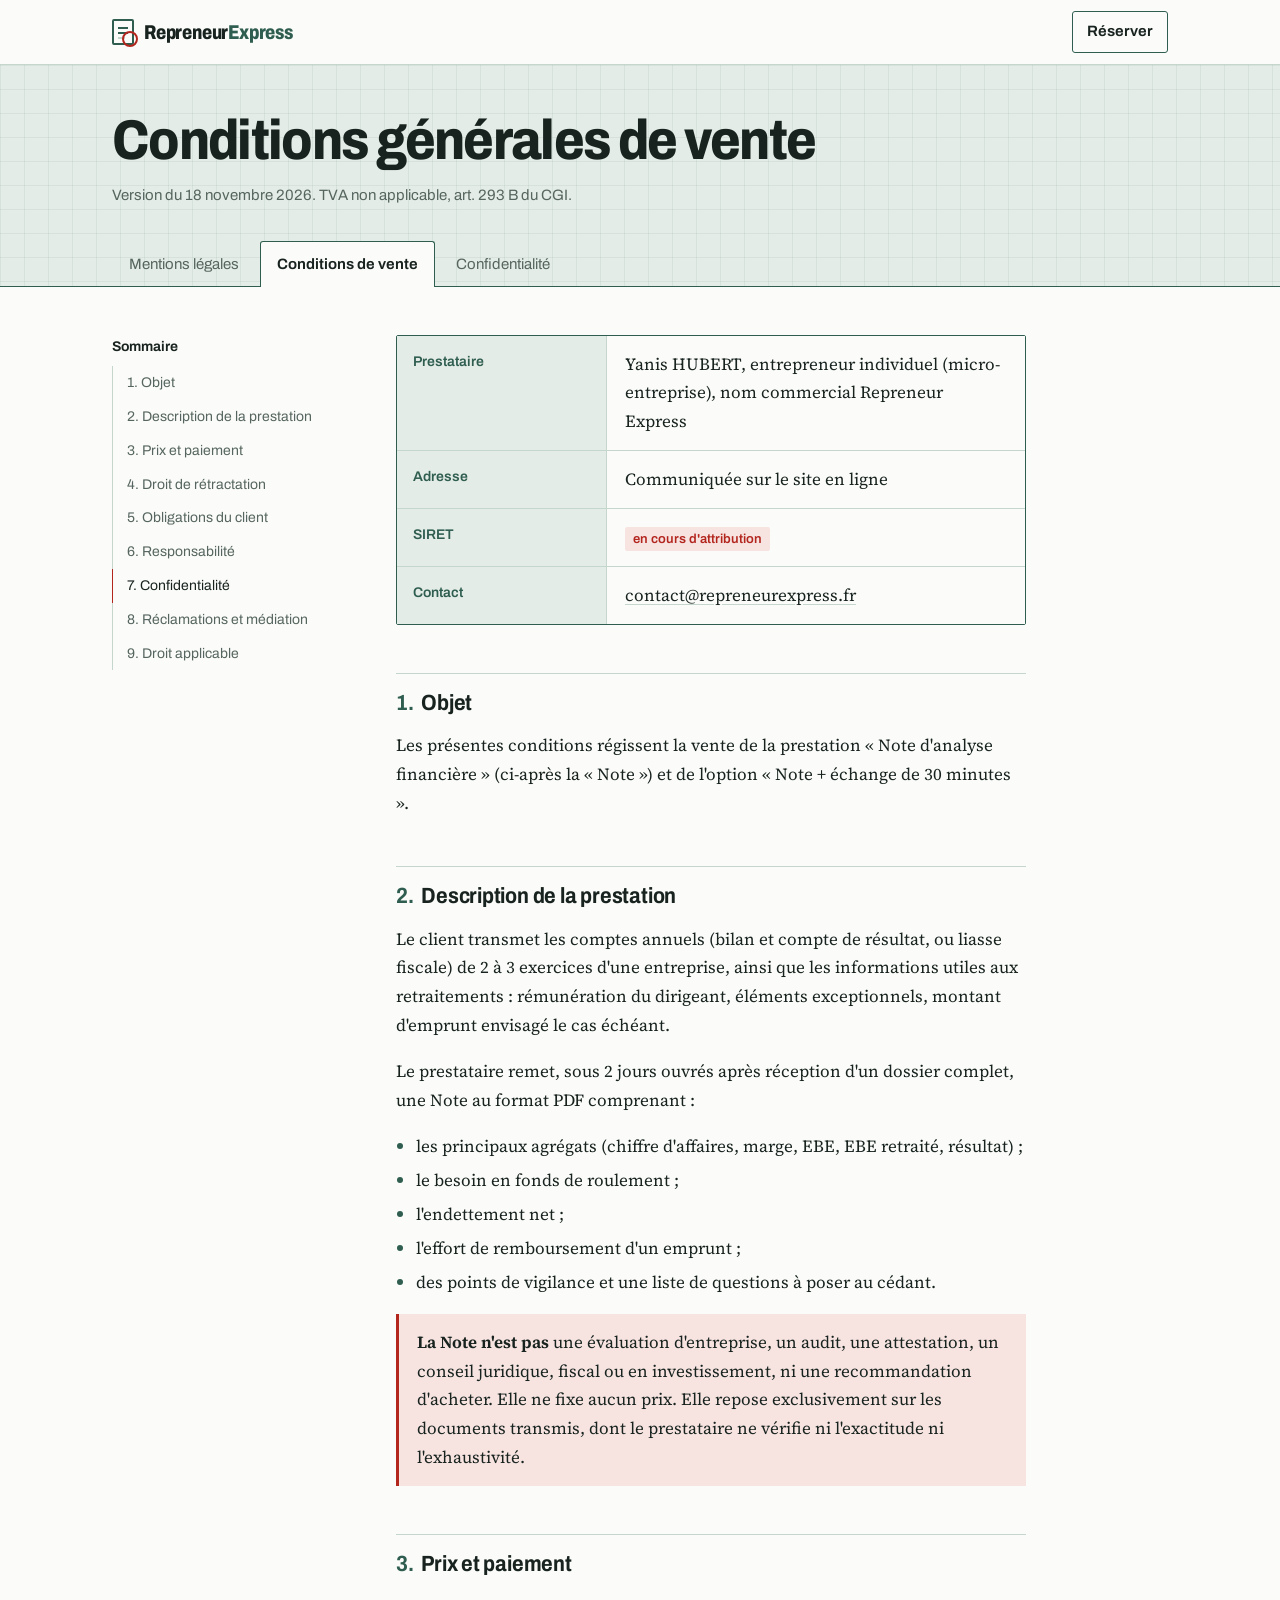
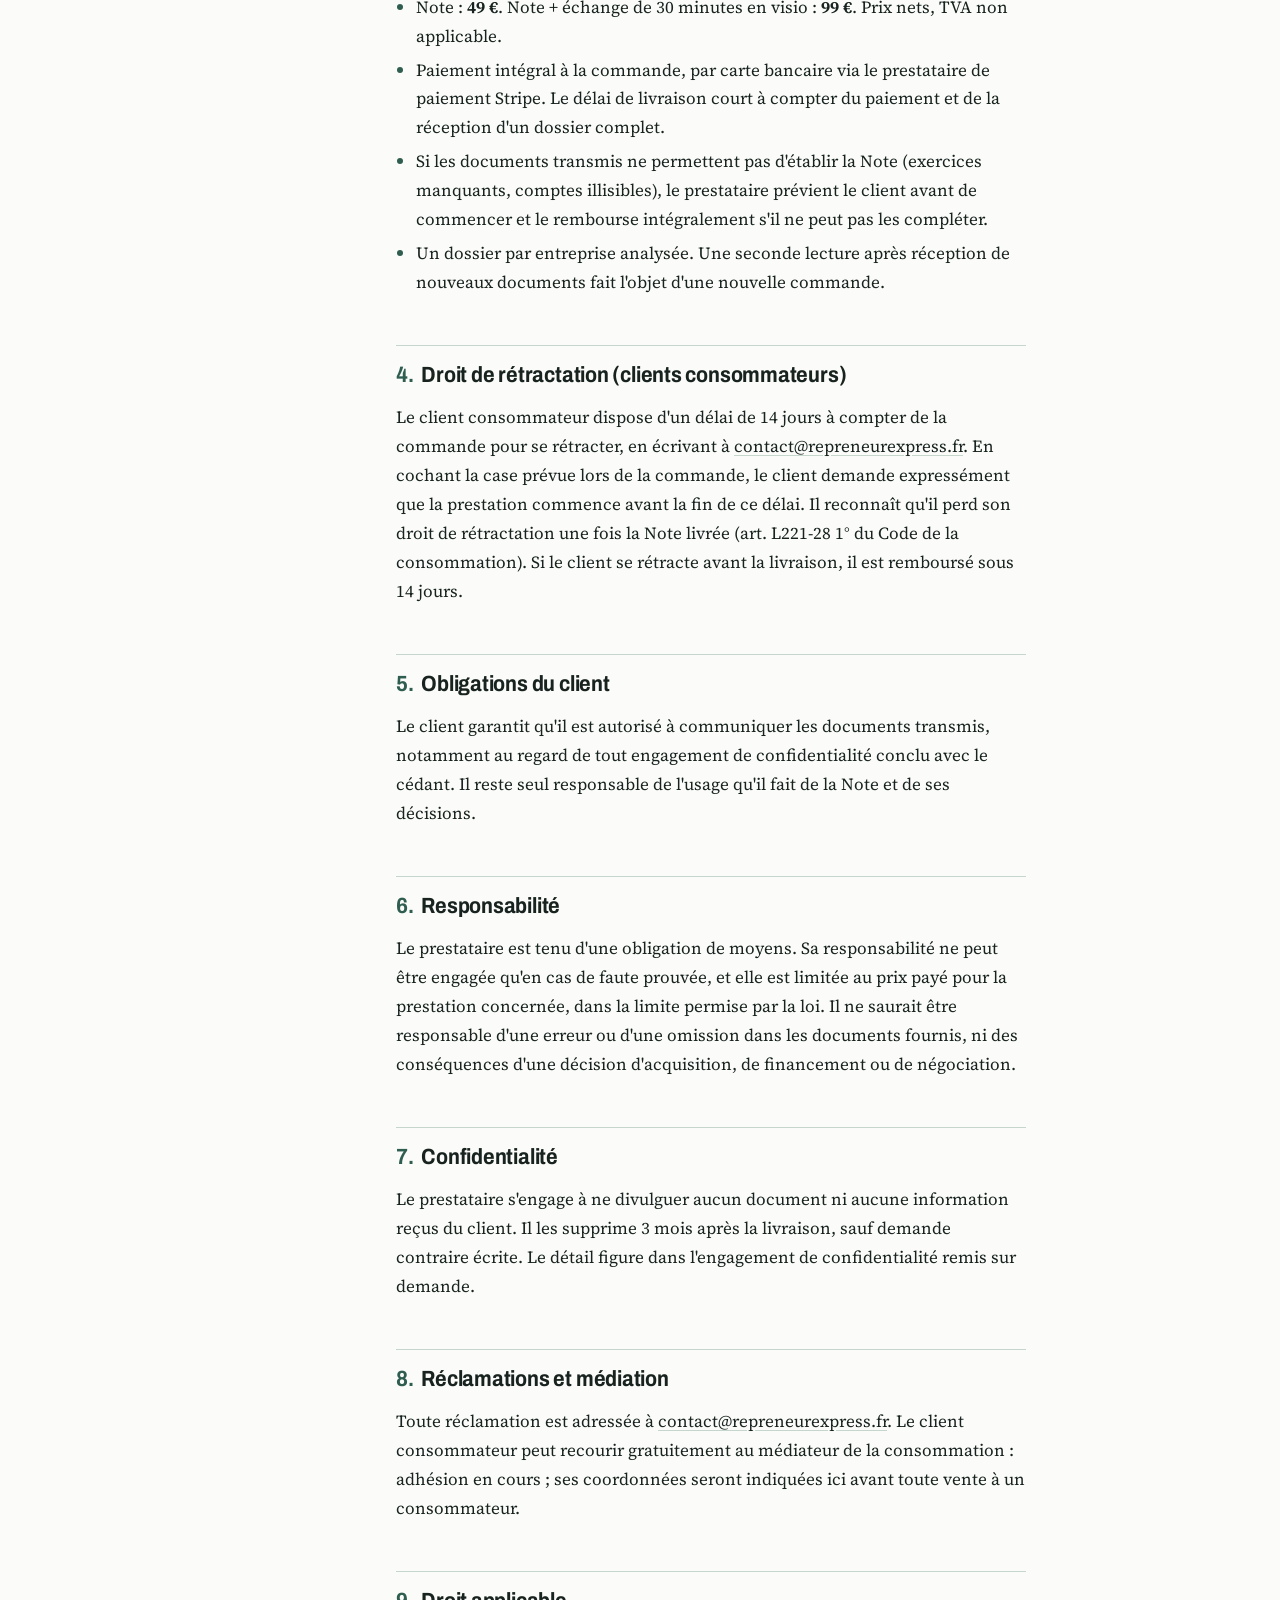
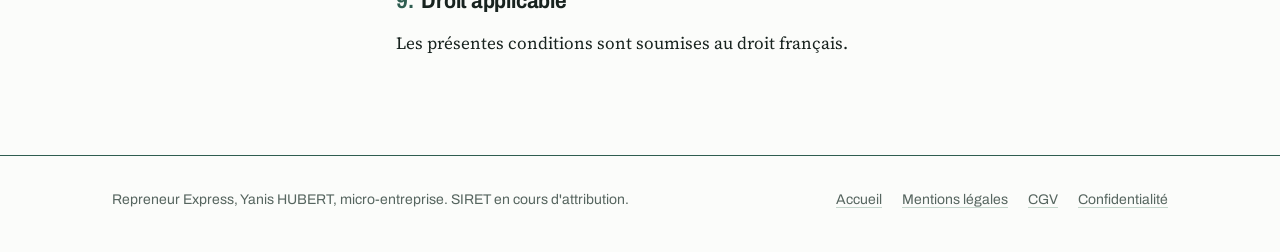
<file: site/cgv.html>
<!doctype html>
<html lang="fr">
<head>
<meta charset="utf-8">
<meta name="viewport" content="width=device-width, initial-scale=1">
<title>Conditions générales de vente – Repreneur Express</title>
<meta name="robots" content="noindex">
<link rel="preconnect" href="https://fonts.googleapis.com">
<link rel="preconnect" href="https://fonts.gstatic.com" crossorigin>
<link href="https://fonts.googleapis.com/css2?family=Archivo:wdth,wght@62..125,400..800&family=Source+Serif+4:ital,opsz,wght@0,8..60,400..700;1,8..60,400..600&display=swap" rel="stylesheet">
<link rel="stylesheet" href="legal.css">
</head>
<body>
<header class="top"><div class="wrap">
  <a class="mark" href="index.html"><i aria-hidden="true"></i><span class="word">Repreneur<span>Express</span></span></a>
  <a class="nav-cta" href="index.html#commander">Réserver</a>
</div></header>
<main>
<div class="doc-head"><div class="wrap">
  <h1>Conditions générales de vente</h1>
  <p class="meta">Version du 18 novembre 2026. TVA non applicable, art. 293 B du CGI.</p>
  <nav class="tabs" aria-label="Informations légales">
    <a href="mentions-legales.html">Mentions légales</a><a href="cgv.html" aria-current="page"><span class="long">Conditions de vente</span><span class="short">CGV</span></a><a href="confidentialite.html">Confidentialité</a>
  </nav>
</div></div>
<div class="doc"><div class="wrap has-toc">
<aside class="toc"><nav aria-label="Sommaire">
  <p>Sommaire</p>
  <ol>
    <li><a href="#objet">1. Objet</a></li>
    <li><a href="#prestation">2. Description de la prestation</a></li>
    <li><a href="#prix">3. Prix et paiement</a></li>
    <li><a href="#retractation">4. Droit de rétractation</a></li>
    <li><a href="#client">5. Obligations du client</a></li>
    <li><a href="#responsabilite">6. Responsabilité</a></li>
    <li><a href="#confidentialite">7. Confidentialité</a></li>
    <li><a href="#mediation">8. Réclamations et médiation</a></li>
    <li><a href="#droit">9. Droit applicable</a></li>
  </ol>
</nav></aside>
<div class="body">
<dl class="sheet">
  <div><dt>Prestataire</dt><dd>Yanis HUBERT, entrepreneur individuel (micro-entreprise), nom commercial Repreneur Express</dd></div>
  <div><dt>Adresse</dt><dd>Communiquée sur le site en ligne</dd></div>
  <div><dt>SIRET</dt><dd><span class="pending">en cours d'attribution</span></dd></div>
  <div><dt>Contact</dt><dd><a href="mailto:contact@repreneurexpress.fr">contact@repreneurexpress.fr</a></dd></div>
</dl>
<h2 id="objet"><span class="n">1.</span>Objet</h2>
<p>Les présentes conditions régissent la vente de la prestation « Note d'analyse financière » (ci-après la « Note ») et de l'option « Note + échange de 30 minutes ».</p>
<h2 id="prestation"><span class="n">2.</span>Description de la prestation</h2>
<p>Le client transmet les comptes annuels (bilan et compte de résultat, ou liasse fiscale) de 2 à 3 exercices d'une entreprise, ainsi que les informations utiles aux retraitements : rémunération du dirigeant, éléments exceptionnels, montant d'emprunt envisagé le cas échéant.</p>
<p>Le prestataire remet, sous 2 jours ouvrés après réception d'un dossier complet, une Note au format PDF comprenant :</p>
<ul>
  <li>les principaux agrégats (chiffre d'affaires, marge, EBE, EBE retraité, résultat) ;</li>
  <li>le besoin en fonds de roulement ;</li>
  <li>l'endettement net ;</li>
  <li>l'effort de remboursement d'un emprunt ;</li>
  <li>des points de vigilance et une liste de questions à poser au cédant.</li>
</ul>
<div class="callout"><p><strong>La Note n'est pas</strong> une évaluation d'entreprise, un audit, une attestation, un conseil juridique, fiscal ou en investissement, ni une recommandation d'acheter. Elle ne fixe aucun prix. Elle repose exclusivement sur les documents transmis, dont le prestataire ne vérifie ni l'exactitude ni l'exhaustivité.</p></div>
<h2 id="prix"><span class="n">3.</span>Prix et paiement</h2>
<ul>
  <li>Note : <strong>49 €</strong>. Note + échange de 30 minutes en visio : <strong>99 €</strong>. Prix nets, TVA non applicable.</li>
  <li>Paiement intégral à la commande, par carte bancaire via le prestataire de paiement Stripe. Le délai de livraison court à compter du paiement et de la réception d'un dossier complet.</li>
  <li>Si les documents transmis ne permettent pas d'établir la Note (exercices manquants, comptes illisibles), le prestataire prévient le client avant de commencer et le rembourse intégralement s'il ne peut pas les compléter.</li>
  <li>Un dossier par entreprise analysée. Une seconde lecture après réception de nouveaux documents fait l'objet d'une nouvelle commande.</li>
</ul>
<h2 id="retractation"><span class="n">4.</span>Droit de rétractation (clients consommateurs)</h2>
<p>Le client consommateur dispose d'un délai de 14 jours à compter de la commande pour se rétracter, en écrivant à <a href="mailto:contact@repreneurexpress.fr">contact@repreneurexpress.fr</a>. En cochant la case prévue lors de la commande, le client demande expressément que la prestation commence avant la fin de ce délai. Il reconnaît qu'il perd son droit de rétractation une fois la Note livrée (art. L221-28 1° du Code de la consommation). Si le client se rétracte avant la livraison, il est remboursé sous 14 jours.</p>
<h2 id="client"><span class="n">5.</span>Obligations du client</h2>
<p>Le client garantit qu'il est autorisé à communiquer les documents transmis, notamment au regard de tout engagement de confidentialité conclu avec le cédant. Il reste seul responsable de l'usage qu'il fait de la Note et de ses décisions.</p>
<h2 id="responsabilite"><span class="n">6.</span>Responsabilité</h2>
<p>Le prestataire est tenu d'une obligation de moyens. Sa responsabilité ne peut être engagée qu'en cas de faute prouvée, et elle est limitée au prix payé pour la prestation concernée, dans la limite permise par la loi. Il ne saurait être responsable d'une erreur ou d'une omission dans les documents fournis, ni des conséquences d'une décision d'acquisition, de financement ou de négociation.</p>
<h2 id="confidentialite"><span class="n">7.</span>Confidentialité</h2>
<p>Le prestataire s'engage à ne divulguer aucun document ni aucune information reçus du client. Il les supprime 3 mois après la livraison, sauf demande contraire écrite. Le détail figure dans l'engagement de confidentialité remis sur demande.</p>
<h2 id="mediation"><span class="n">8.</span>Réclamations et médiation</h2>
<p>Toute réclamation est adressée à <a href="mailto:contact@repreneurexpress.fr">contact@repreneurexpress.fr</a>. Le client consommateur peut recourir gratuitement au médiateur de la consommation : adhésion en cours ; ses coordonnées seront indiquées ici avant toute vente à un consommateur.</p>
<h2 id="droit"><span class="n">9.</span>Droit applicable</h2>
<p>Les présentes conditions sont soumises au droit français.</p>
</div>
</div></div>
</main>
<footer><div class="wrap">
  <span>Repreneur Express, Yanis HUBERT, micro-entreprise. SIRET en cours d'attribution.</span>
  <nav aria-label="Pied de page"><a href="index.html">Accueil</a><a href="mentions-legales.html">Mentions légales</a><a href="cgv.html">CGV</a><a href="confidentialite.html">Confidentialité</a></nav>
</div></footer>
<script>
(function () {
  var links = document.querySelectorAll('.toc a'); if (!('IntersectionObserver' in window)) return;
  var io = new IntersectionObserver(function (es) { es.forEach(function (e) { if (!e.isIntersecting) return;
    links.forEach(function (a) { a.classList.toggle('on', a.getAttribute('href') === '#' + e.target.id); }); }); },
    { rootMargin: '-20% 0px -70% 0px' });
  document.querySelectorAll('.body h2[id]').forEach(function (h) { io.observe(h); });
})();
</script>
</body>
</html>
</file>
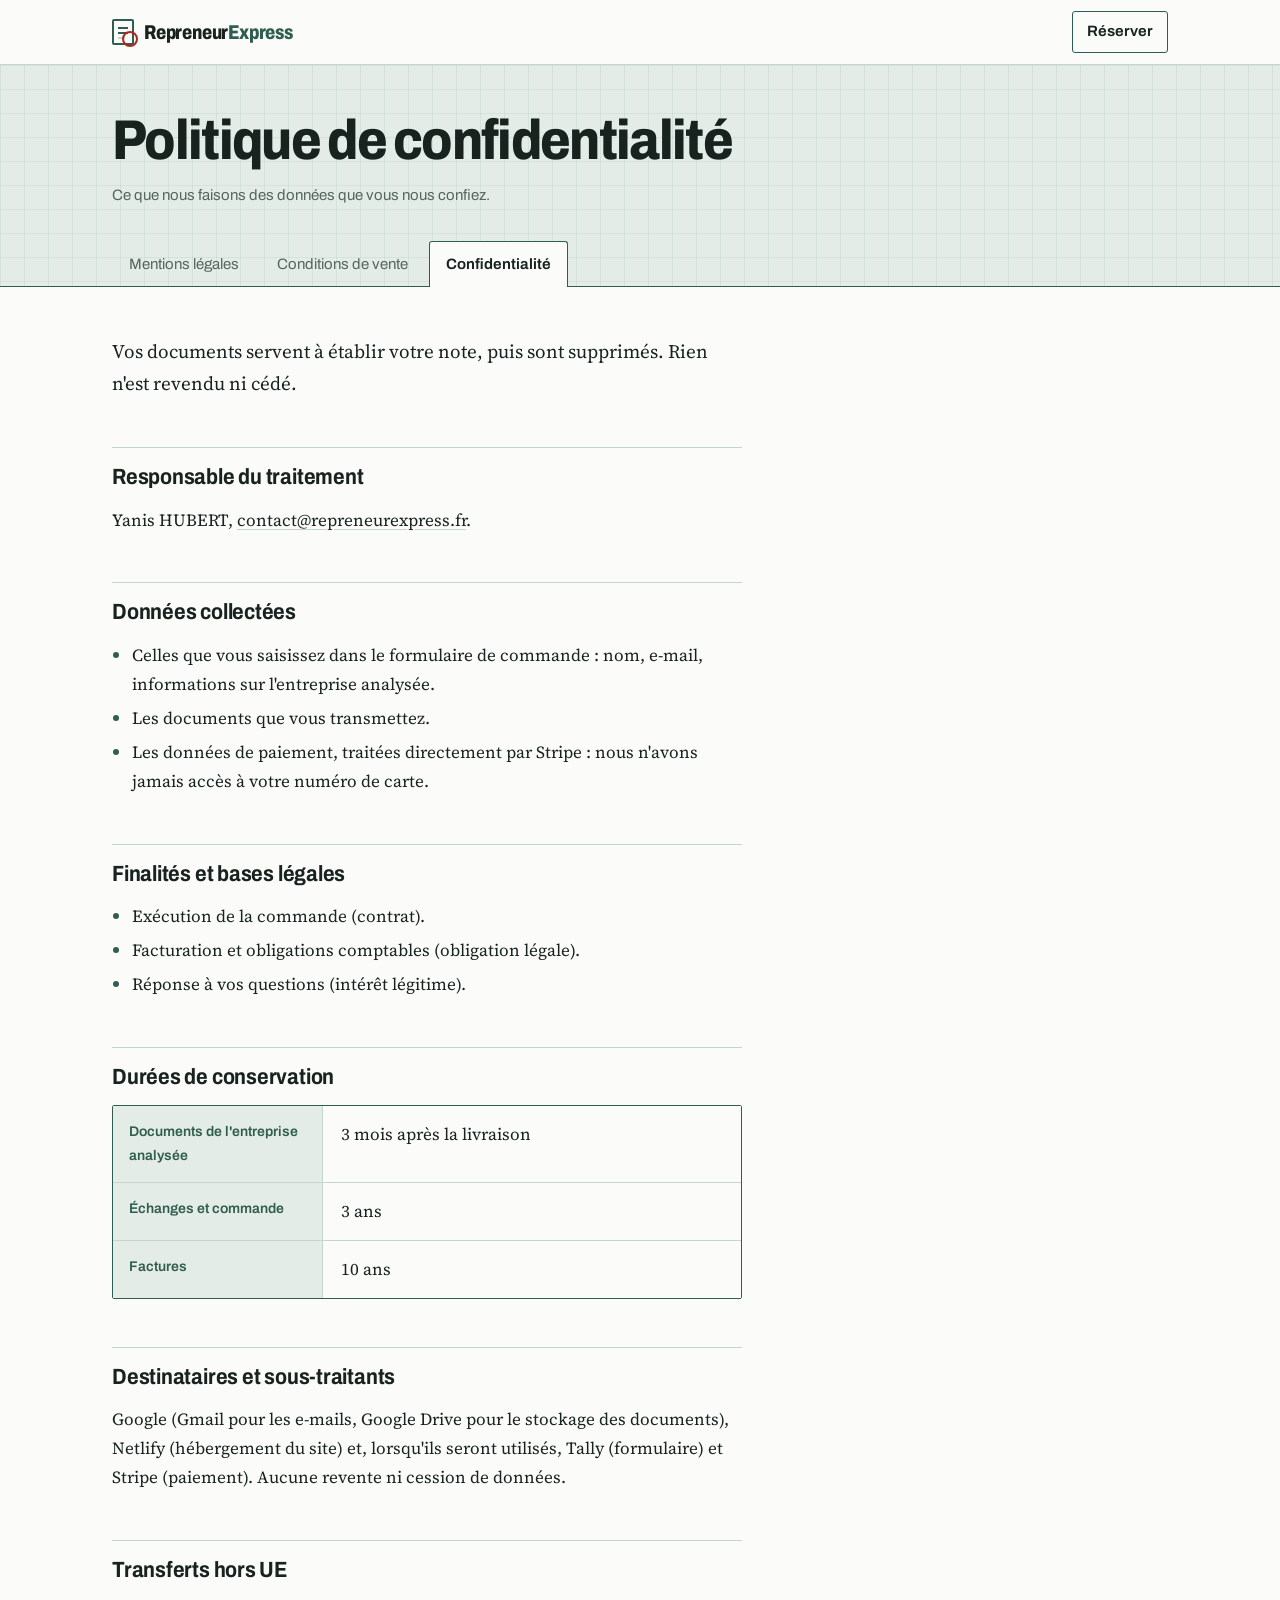
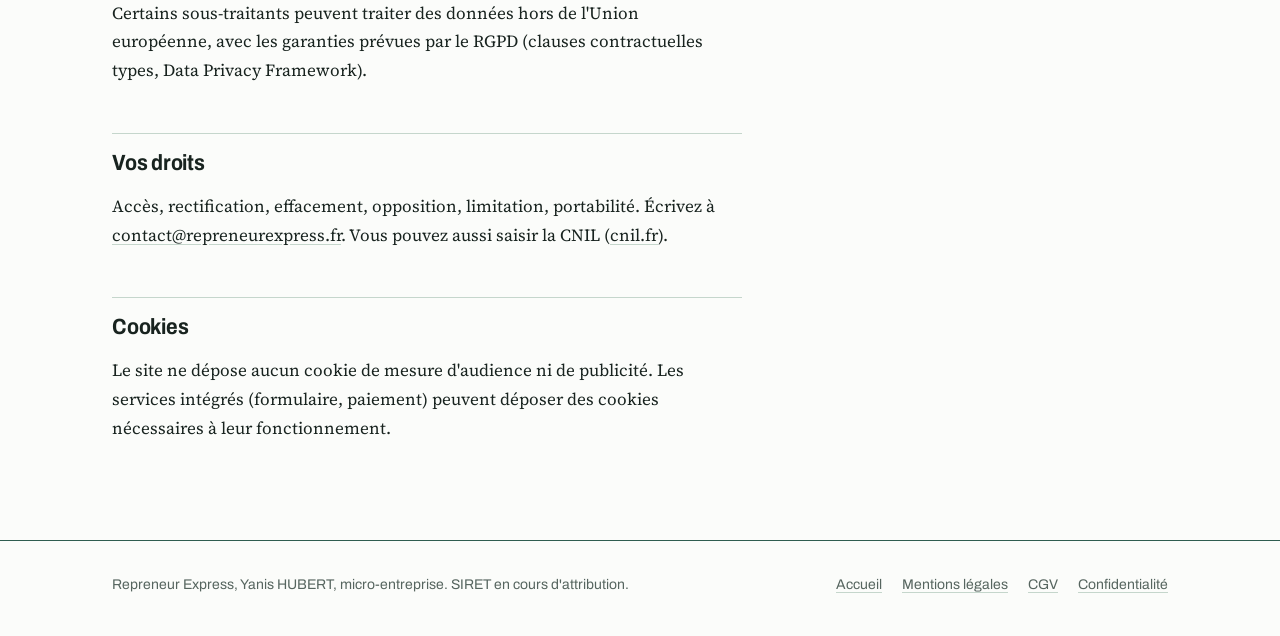
<file: site/confidentialite.html>
<!doctype html>
<html lang="fr">
<head>
<meta charset="utf-8">
<meta name="viewport" content="width=device-width, initial-scale=1">
<title>Politique de confidentialité – Repreneur Express</title>
<meta name="robots" content="noindex">
<link rel="preconnect" href="https://fonts.googleapis.com">
<link rel="preconnect" href="https://fonts.gstatic.com" crossorigin>
<link href="https://fonts.googleapis.com/css2?family=Archivo:wdth,wght@62..125,400..800&family=Source+Serif+4:ital,opsz,wght@0,8..60,400..700;1,8..60,400..600&display=swap" rel="stylesheet">
<link rel="stylesheet" href="legal.css">
</head>
<body>
<header class="top"><div class="wrap">
  <a class="mark" href="index.html"><i aria-hidden="true"></i><span class="word">Repreneur<span>Express</span></span></a>
  <a class="nav-cta" href="index.html#commander">Réserver</a>
</div></header>
<main>
<div class="doc-head"><div class="wrap">
  <h1>Politique de confidentialité</h1>
  <p class="meta">Ce que nous faisons des données que vous nous confiez.</p>
  <nav class="tabs" aria-label="Informations légales">
    <a href="mentions-legales.html">Mentions légales</a><a href="cgv.html"><span class="long">Conditions de vente</span><span class="short">CGV</span></a><a href="confidentialite.html" aria-current="page">Confidentialité</a>
  </nav>
</div></div>
<div class="doc"><div class="wrap">
<div class="body">
<p class="lede">Vos documents servent à établir votre note, puis sont supprimés. Rien n'est revendu ni cédé.</p>
<h2>Responsable du traitement</h2>
<p>Yanis HUBERT, <a href="mailto:contact@repreneurexpress.fr">contact@repreneurexpress.fr</a>.</p>
<h2>Données collectées</h2>
<ul>
  <li>Celles que vous saisissez dans le formulaire de commande : nom, e-mail, informations sur l'entreprise analysée.</li>
  <li>Les documents que vous transmettez.</li>
  <li>Les données de paiement, traitées directement par Stripe : nous n'avons jamais accès à votre numéro de carte.</li>
</ul>
<h2>Finalités et bases légales</h2>
<ul>
  <li>Exécution de la commande (contrat).</li>
  <li>Facturation et obligations comptables (obligation légale).</li>
  <li>Réponse à vos questions (intérêt légitime).</li>
</ul>
<h2>Durées de conservation</h2>
<dl class="sheet">
  <div><dt>Documents de l'entreprise analysée</dt><dd>3 mois après la livraison</dd></div>
  <div><dt>Échanges et commande</dt><dd>3 ans</dd></div>
  <div><dt>Factures</dt><dd>10 ans</dd></div>
</dl>
<h2>Destinataires et sous-traitants</h2>
<p>Google (Gmail pour les e-mails, Google Drive pour le stockage des documents), Netlify (hébergement du site) et, lorsqu'ils seront utilisés, Tally (formulaire) et Stripe (paiement). Aucune revente ni cession de données.</p>
<h2>Transferts hors UE</h2>
<p>Certains sous-traitants peuvent traiter des données hors de l'Union européenne, avec les garanties prévues par le RGPD (clauses contractuelles types, Data Privacy Framework).</p>
<h2>Vos droits</h2>
<p>Accès, rectification, effacement, opposition, limitation, portabilité. Écrivez à <a href="mailto:contact@repreneurexpress.fr">contact@repreneurexpress.fr</a>. Vous pouvez aussi saisir la CNIL (<a href="https://www.cnil.fr">cnil.fr</a>).</p>
<h2>Cookies</h2>
<p>Le site ne dépose aucun cookie de mesure d'audience ni de publicité. Les services intégrés (formulaire, paiement) peuvent déposer des cookies nécessaires à leur fonctionnement.</p>
</div>
</div></div>
</main>
<footer><div class="wrap">
  <span>Repreneur Express, Yanis HUBERT, micro-entreprise. SIRET en cours d'attribution.</span>
  <nav aria-label="Pied de page"><a href="index.html">Accueil</a><a href="mentions-legales.html">Mentions légales</a><a href="cgv.html">CGV</a><a href="confidentialite.html">Confidentialité</a></nav>
</div></footer>
</body>
</html>
</file>
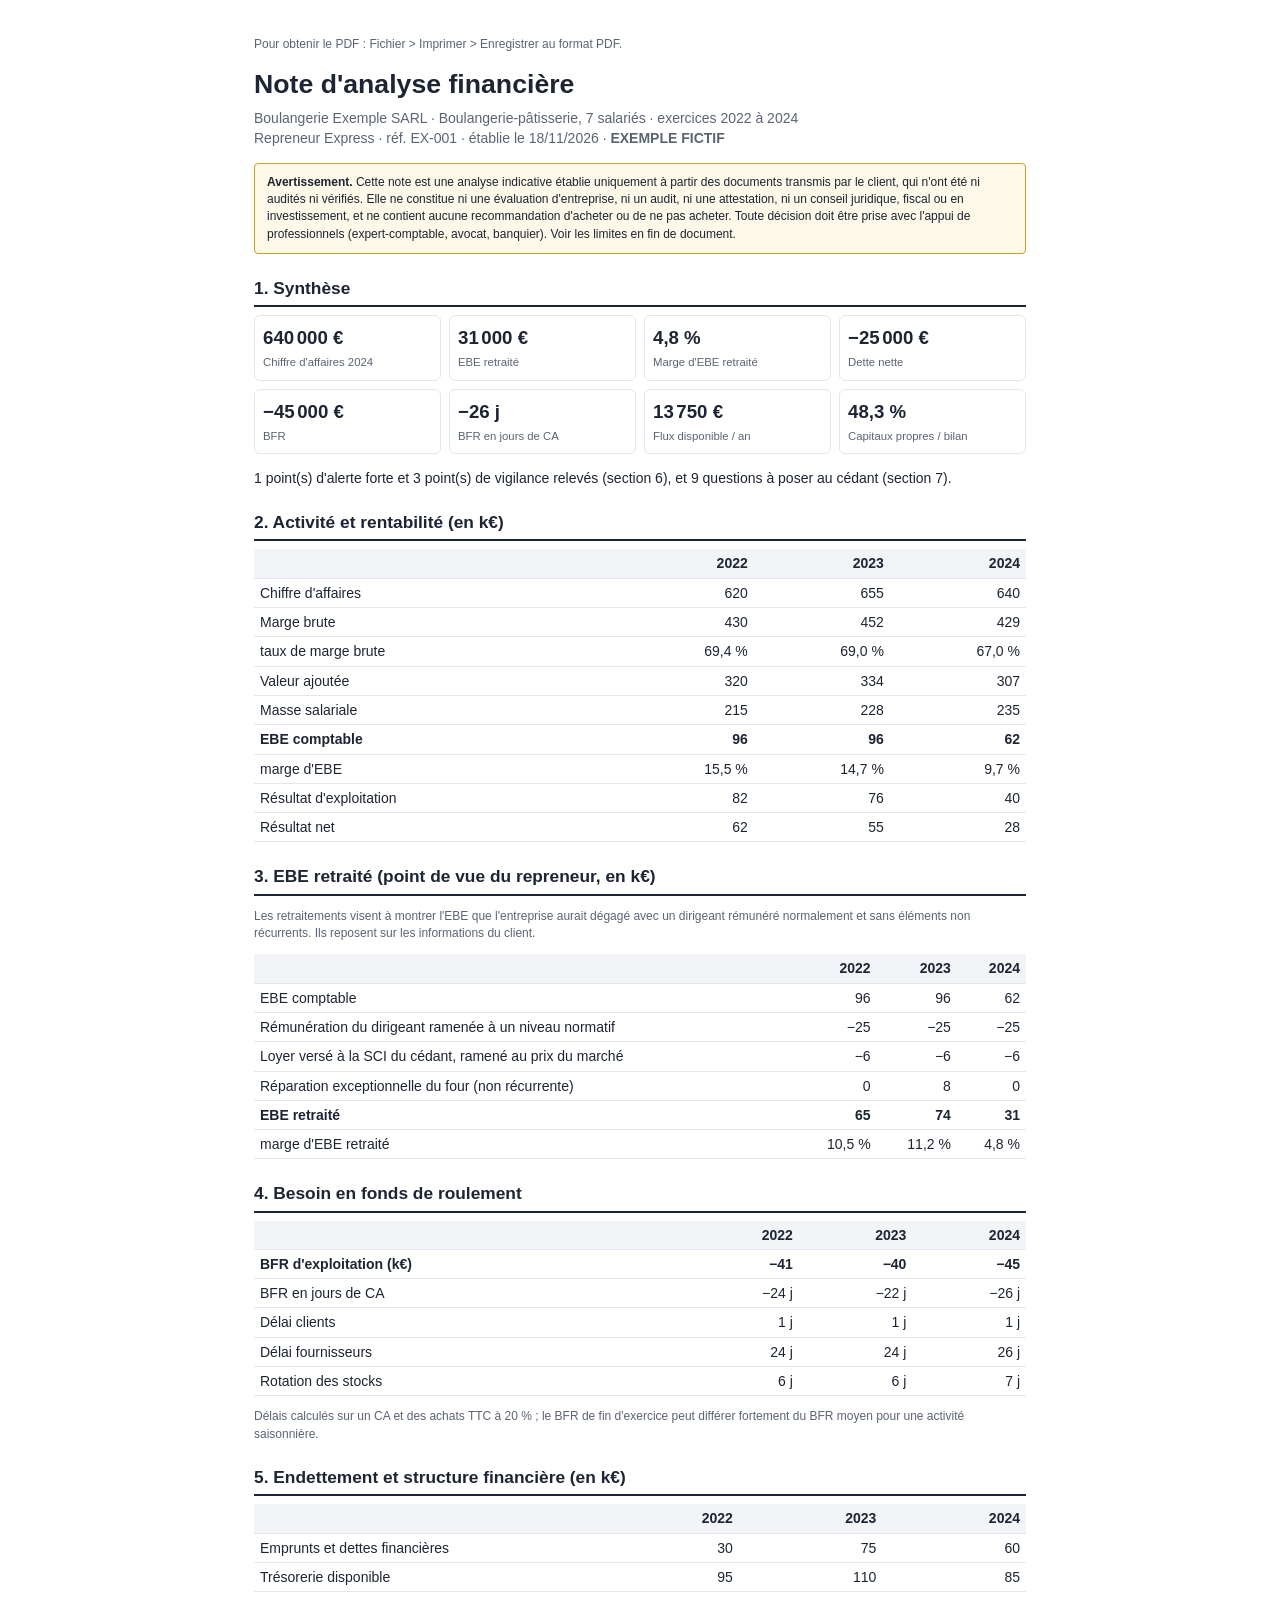
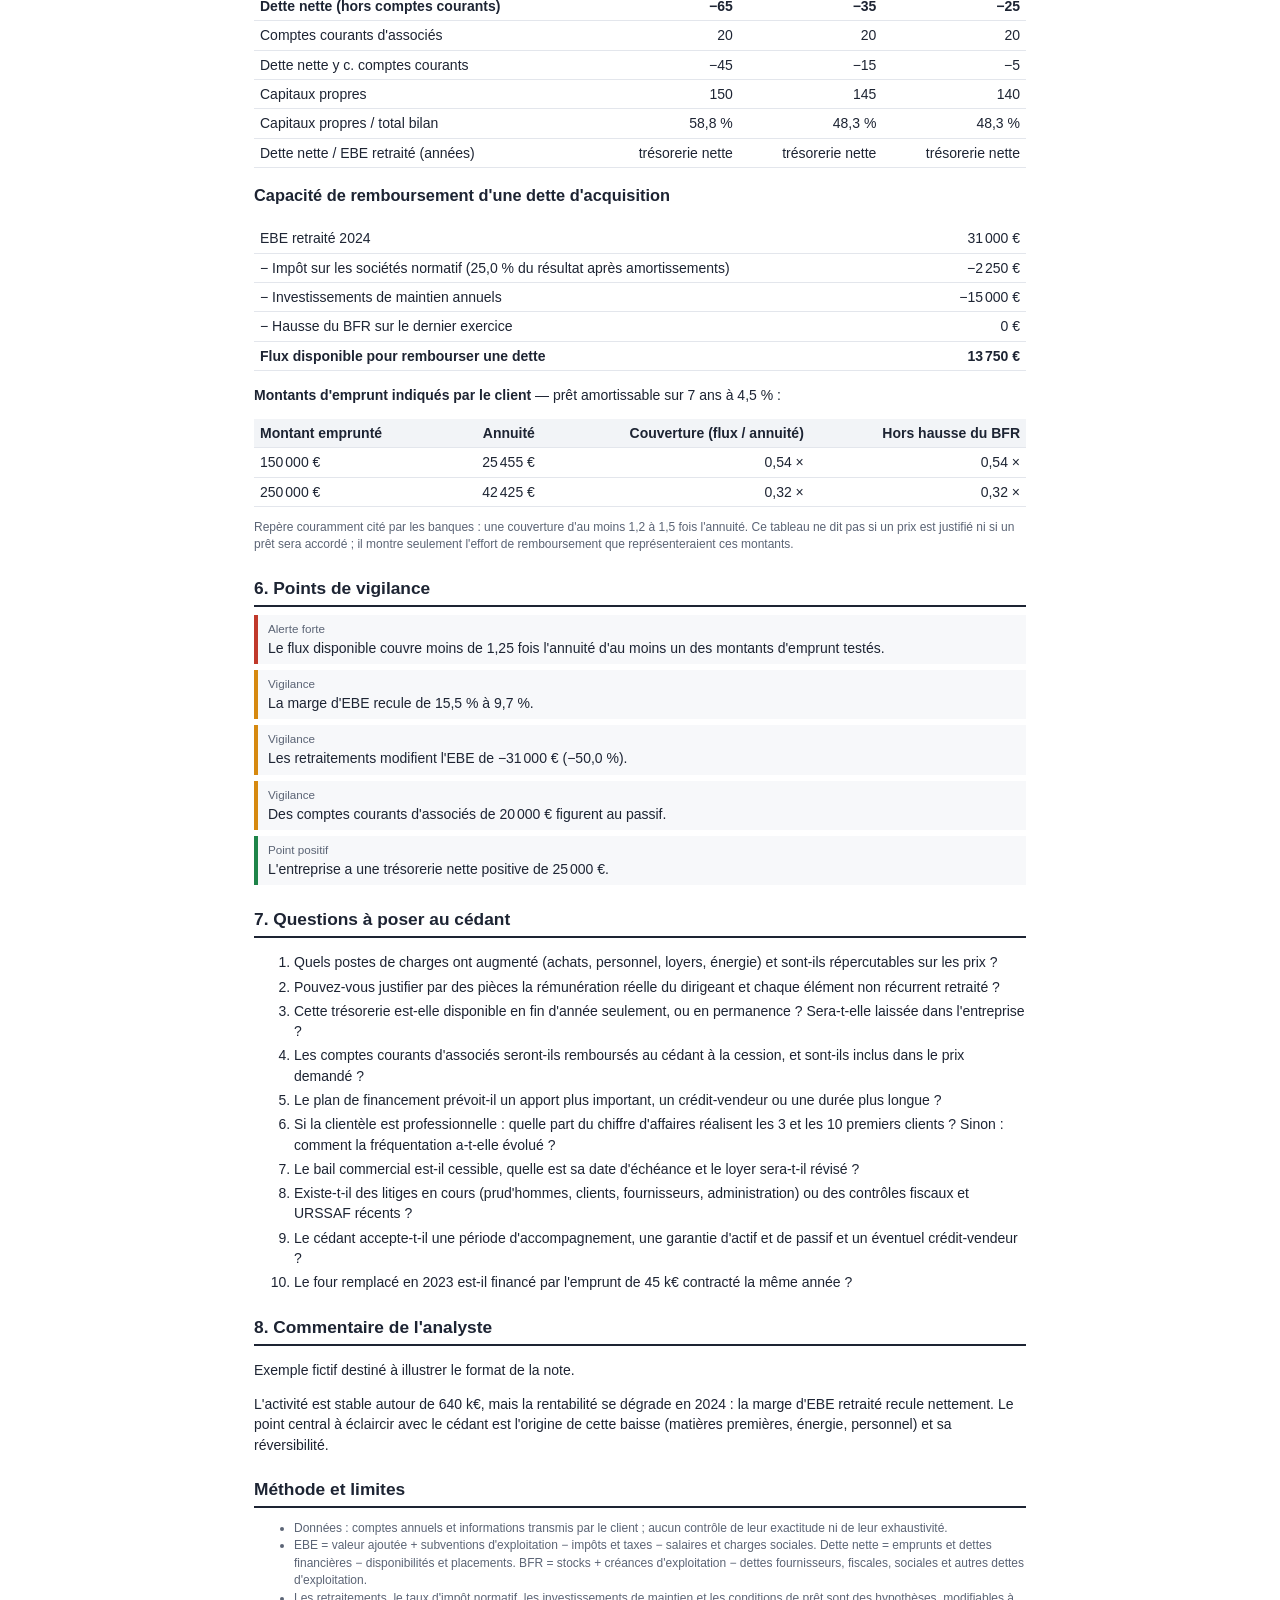
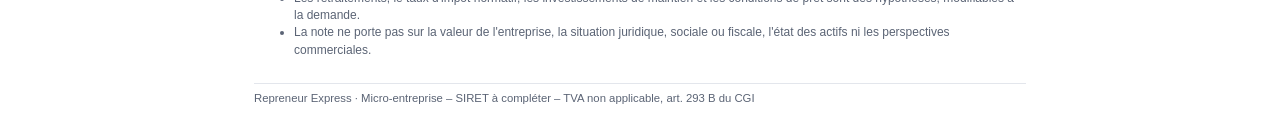
<file: site/exemple.html>
<!doctype html><html lang="fr"><head><meta charset="utf-8">
<meta name="viewport" content="width=device-width, initial-scale=1">
<title>Note d'analyse – Boulangerie Exemple SARL</title><style>
@page { size: A4; margin: 16mm 14mm; }
* { box-sizing: border-box; }
body { font-family: -apple-system, "Segoe UI", Helvetica, Arial, sans-serif; color: #1d2433;
       font-size: 10.5pt; line-height: 1.45; margin: 0 auto; max-width: 820px; padding: 24px; background: #fff; }
h1 { font-size: 20pt; margin: 0 0 4px; }
h2 { font-size: 13pt; margin: 22px 0 8px; padding-bottom: 4px; border-bottom: 2px solid #1d2433; break-after: avoid; }
.sub { color: #5b6475; margin: 0 0 14px; }
.avert { border: 1px solid #c9a227; background: #fdf8e7; padding: 10px 12px; font-size: 9pt; border-radius: 4px; }
table { width: 100%; border-collapse: collapse; margin: 6px 0 4px; font-variant-numeric: tabular-nums; break-inside: avoid; }
th, td { padding: 4px 6px; border-bottom: 1px solid #e3e6ec; text-align: right; }
th:first-child, td:first-child { text-align: left; }
thead th { background: #f2f4f7; font-weight: 600; }
tr.total td { font-weight: 700; border-top: 1.5px solid #1d2433; }
.kpis { display: grid; grid-template-columns: repeat(4, 1fr); gap: 8px; margin: 8px 0; }
.kpi { border: 1px solid #e3e6ec; border-radius: 6px; padding: 8px; }
.kpi b { display: block; font-size: 14pt; }
.kpi span { color: #5b6475; font-size: 8.5pt; }
.pt { padding: 6px 8px 6px 10px; margin: 6px 0; border-left: 4px solid #9aa3b2; background: #f7f8fa; break-inside: avoid; }
.pt.rouge { border-color: #c0392b; } .pt.orange { border-color: #d68910; } .pt.vert { border-color: #1e8449; }
.pt small { display: block; color: #5b6475; }
ol.q li { margin: 4px 0; }
.note { color: #5b6475; font-size: 9pt; }
.blk { break-inside: avoid; page-break-inside: avoid; }
footer { margin-top: 24px; font-size: 8.5pt; color: #5b6475; border-top: 1px solid #e3e6ec; padding-top: 6px; }
@media print { body { padding: 0; } .noprint { display: none; } }
</style></head><body>
<p class="noprint note">Pour obtenir le PDF : Fichier &gt; Imprimer &gt; Enregistrer au format PDF.</p>
<h1>Note d'analyse financière</h1>
<p class="sub">Boulangerie Exemple SARL · Boulangerie-pâtisserie, 7 salariés · exercices 2022 à 2024<br>
Repreneur Express · réf. EX-001 · établie le 18/11/2026 · <b>EXEMPLE FICTIF</b>
</p>
<div class="avert"><b>Avertissement.</b> Cette note est une analyse indicative établie uniquement à partir des
documents transmis par le client, qui n'ont été ni audités ni vérifiés. Elle ne constitue ni une évaluation
d'entreprise, ni un audit, ni une attestation, ni un conseil juridique, fiscal ou en investissement, et ne
contient aucune recommandation d'acheter ou de ne pas acheter. Toute décision doit être prise avec l'appui
de professionnels (expert-comptable, avocat, banquier). Voir les limites en fin de document.</div>

<div class='blk'><h2>1. Synthèse</h2><div class='kpis'>
<div class='kpi'><b>640 000 €</b><span>Chiffre d&#x27;affaires 2024</span></div>
<div class='kpi'><b>31 000 €</b><span>EBE retraité</span></div>
<div class='kpi'><b>4,8 %</b><span>Marge d&#x27;EBE retraité</span></div>
<div class='kpi'><b>−25 000 €</b><span>Dette nette</span></div>
<div class='kpi'><b>−45 000 €</b><span>BFR</span></div>
<div class='kpi'><b>−26 j</b><span>BFR en jours de CA</span></div>
<div class='kpi'><b>13 750 €</b><span>Flux disponible / an</span></div>
<div class='kpi'><b>48,3 %</b><span>Capitaux propres / bilan</span></div>
</div>
<p>1 point(s) d'alerte forte et 3 point(s) de vigilance relevés (section 6), et 9 questions à poser au cédant (section 7).</p>
</div><div class='blk'><h2>2. Activité et rentabilité (en k€)</h2><table><thead><tr><th></th><th>2022</th><th>2023</th><th>2024</th></tr></thead><tbody>
<tr><td>Chiffre d&#x27;affaires</td><td>620</td><td>655</td><td>640</td></tr>
<tr><td>Marge brute</td><td>430</td><td>452</td><td>429</td></tr>
<tr><td>  taux de marge brute</td><td>69,4 %</td><td>69,0 %</td><td>67,0 %</td></tr>
<tr><td>Valeur ajoutée</td><td>320</td><td>334</td><td>307</td></tr>
<tr><td>Masse salariale</td><td>215</td><td>228</td><td>235</td></tr>
<tr class="total"><td>EBE comptable</td><td>96</td><td>96</td><td>62</td></tr>
<tr><td>  marge d&#x27;EBE</td><td>15,5 %</td><td>14,7 %</td><td>9,7 %</td></tr>
<tr><td>Résultat d&#x27;exploitation</td><td>82</td><td>76</td><td>40</td></tr>
<tr><td>Résultat net</td><td>62</td><td>55</td><td>28</td></tr>
</tbody></table>
</div><div class='blk'><h2>3. EBE retraité (point de vue du repreneur, en k€)</h2><p class='note'>Les retraitements visent à montrer l'EBE que l'entreprise aurait dégagé avec un dirigeant rémunéré normalement et sans éléments non récurrents. Ils reposent sur les informations du client.</p><table><thead><tr><th></th><th>2022</th><th>2023</th><th>2024</th></tr></thead><tbody>
<tr><td>EBE comptable</td><td>96</td><td>96</td><td>62</td></tr>
<tr><td>Rémunération du dirigeant ramenée à un niveau normatif</td><td>−25</td><td>−25</td><td>−25</td></tr>
<tr><td>Loyer versé à la SCI du cédant, ramené au prix du marché</td><td>−6</td><td>−6</td><td>−6</td></tr>
<tr><td>Réparation exceptionnelle du four (non récurrente)</td><td>0</td><td>8</td><td>0</td></tr>
<tr class="total"><td>EBE retraité</td><td>65</td><td>74</td><td>31</td></tr>
<tr><td>  marge d&#x27;EBE retraité</td><td>10,5 %</td><td>11,2 %</td><td>4,8 %</td></tr>
</tbody></table>
</div><div class='blk'><h2>4. Besoin en fonds de roulement</h2><table><thead><tr><th></th><th>2022</th><th>2023</th><th>2024</th></tr></thead><tbody>
<tr class="total"><td>BFR d&#x27;exploitation (k€)</td><td>−41</td><td>−40</td><td>−45</td></tr>
<tr><td>BFR en jours de CA</td><td>−24 j</td><td>−22 j</td><td>−26 j</td></tr>
<tr><td>Délai clients</td><td>1 j</td><td>1 j</td><td>1 j</td></tr>
<tr><td>Délai fournisseurs</td><td>24 j</td><td>24 j</td><td>26 j</td></tr>
<tr><td>Rotation des stocks</td><td>6 j</td><td>6 j</td><td>7 j</td></tr>
</tbody></table><p class='note'>Délais calculés sur un CA et des achats TTC à 20 % ; le BFR de fin d'exercice peut différer fortement du BFR moyen pour une activité saisonnière.</p>
</div><div class='blk'><h2>5. Endettement et structure financière (en k€)</h2><table><thead><tr><th></th><th>2022</th><th>2023</th><th>2024</th></tr></thead><tbody>
<tr><td>Emprunts et dettes financières</td><td>30</td><td>75</td><td>60</td></tr>
<tr><td>Trésorerie disponible</td><td>95</td><td>110</td><td>85</td></tr>
<tr class="total"><td>Dette nette (hors comptes courants)</td><td>−65</td><td>−35</td><td>−25</td></tr>
<tr><td>Comptes courants d&#x27;associés</td><td>20</td><td>20</td><td>20</td></tr>
<tr><td>Dette nette y c. comptes courants</td><td>−45</td><td>−15</td><td>−5</td></tr>
<tr><td>Capitaux propres</td><td>150</td><td>145</td><td>140</td></tr>
<tr><td>Capitaux propres / total bilan</td><td>58,8 %</td><td>48,3 %</td><td>48,3 %</td></tr>
<tr><td>Dette nette / EBE retraité (années)</td><td>trésorerie nette</td><td>trésorerie nette</td><td>trésorerie nette</td></tr>
</tbody></table>
<h3>Capacité de remboursement d'une dette d'acquisition</h3>
<table><tbody>
<tr><td>EBE retraité 2024</td><td>31 000 €</td></tr>
<tr><td>− Impôt sur les sociétés normatif (25,0 % du résultat après amortissements)</td><td>−2 250 €</td></tr>
<tr><td>− Investissements de maintien annuels</td><td>−15 000 €</td></tr>
<tr><td>− Hausse du BFR sur le dernier exercice</td><td>0 €</td></tr>
<tr class="total"><td>Flux disponible pour rembourser une dette</td><td>13 750 €</td></tr>
</tbody></table>
<p><b>Montants d'emprunt indiqués par le client</b> — prêt amortissable sur 7 ans à 4,5 % :</p><table><thead><tr><th>Montant emprunté</th><th>Annuité</th><th>Couverture (flux / annuité)</th><th>Hors hausse du BFR</th></tr></thead><tbody>
<tr><td>150 000 €</td><td>25 455 €</td><td>0,54 ×</td><td>0,54 ×</td></tr>
<tr><td>250 000 €</td><td>42 425 €</td><td>0,32 ×</td><td>0,32 ×</td></tr>
</tbody></table>
<p class='note'>Repère couramment cité par les banques : une couverture d'au moins 1,2 à 1,5 fois l'annuité. Ce tableau ne dit pas si un prix est justifié ni si un prêt sera accordé ; il montre seulement l'effort de remboursement que représenteraient ces montants.</p>
</div><div class='blk'><h2>6. Points de vigilance</h2>
<div class='pt rouge'><small>Alerte forte</small>Le flux disponible couvre moins de 1,25 fois l&#x27;annuité d&#x27;au moins un des montants d&#x27;emprunt testés.</div>
<div class='pt orange'><small>Vigilance</small>La marge d&#x27;EBE recule de 15,5 % à 9,7 %.</div>
<div class='pt orange'><small>Vigilance</small>Les retraitements modifient l&#x27;EBE de −31 000 € (−50,0 %).</div>
<div class='pt orange'><small>Vigilance</small>Des comptes courants d&#x27;associés de 20 000 € figurent au passif.</div>
<div class='pt vert'><small>Point positif</small>L&#x27;entreprise a une trésorerie nette positive de 25 000 €.</div>
</div><div class='blk'><h2>7. Questions à poser au cédant</h2><ol class='q'>
<li>Quels postes de charges ont augmenté (achats, personnel, loyers, énergie) et sont-ils répercutables sur les prix ?</li>
<li>Pouvez-vous justifier par des pièces la rémunération réelle du dirigeant et chaque élément non récurrent retraité ?</li>
<li>Cette trésorerie est-elle disponible en fin d&#x27;année seulement, ou en permanence ? Sera-t-elle laissée dans l&#x27;entreprise ?</li>
<li>Les comptes courants d&#x27;associés seront-ils remboursés au cédant à la cession, et sont-ils inclus dans le prix demandé ?</li>
<li>Le plan de financement prévoit-il un apport plus important, un crédit-vendeur ou une durée plus longue ?</li>
<li>Si la clientèle est professionnelle : quelle part du chiffre d&#x27;affaires réalisent les 3 et les 10 premiers clients ? Sinon : comment la fréquentation a-t-elle évolué ?</li>
<li>Le bail commercial est-il cessible, quelle est sa date d&#x27;échéance et le loyer sera-t-il révisé ?</li>
<li>Existe-t-il des litiges en cours (prud&#x27;hommes, clients, fournisseurs, administration) ou des contrôles fiscaux et URSSAF récents ?</li>
<li>Le cédant accepte-t-il une période d&#x27;accompagnement, une garantie d&#x27;actif et de passif et un éventuel crédit-vendeur ?</li>
<li>Le four remplacé en 2023 est-il financé par l&#x27;emprunt de 45 k€ contracté la même année ?</li>
</ol>
</div><div class='blk'><h2>8. Commentaire de l'analyste</h2>
<p>Exemple fictif destiné à illustrer le format de la note.</p>
<p>L&#x27;activité est stable autour de 640 k€, mais la rentabilité se dégrade en 2024 : la marge d&#x27;EBE retraité recule nettement. Le point central à éclaircir avec le cédant est l&#x27;origine de cette baisse (matières premières, énergie, personnel) et sa réversibilité.</p>
</div><div class='blk'><h2>Méthode et limites</h2><ul class="note">
<li>Données : comptes annuels et informations transmis par le client ; aucun contrôle de leur exactitude ni de leur exhaustivité.</li>
<li>EBE = valeur ajoutée + subventions d'exploitation − impôts et taxes − salaires et charges sociales.
Dette nette = emprunts et dettes financières − disponibilités et placements.
BFR = stocks + créances d'exploitation − dettes fournisseurs, fiscales, sociales et autres dettes d'exploitation.</li>
<li>Les retraitements, le taux d'impôt normatif, les investissements de maintien et les conditions de prêt sont des hypothèses, modifiables à la demande.</li>
<li>La note ne porte pas sur la valeur de l'entreprise, la situation juridique, sociale ou fiscale, l'état des actifs ni les perspectives commerciales.</li>
</ul>
</div><footer>Repreneur Express · Micro-entreprise – SIRET à compléter – TVA non applicable, art. 293 B du CGI</footer>
</body></html>
</file>
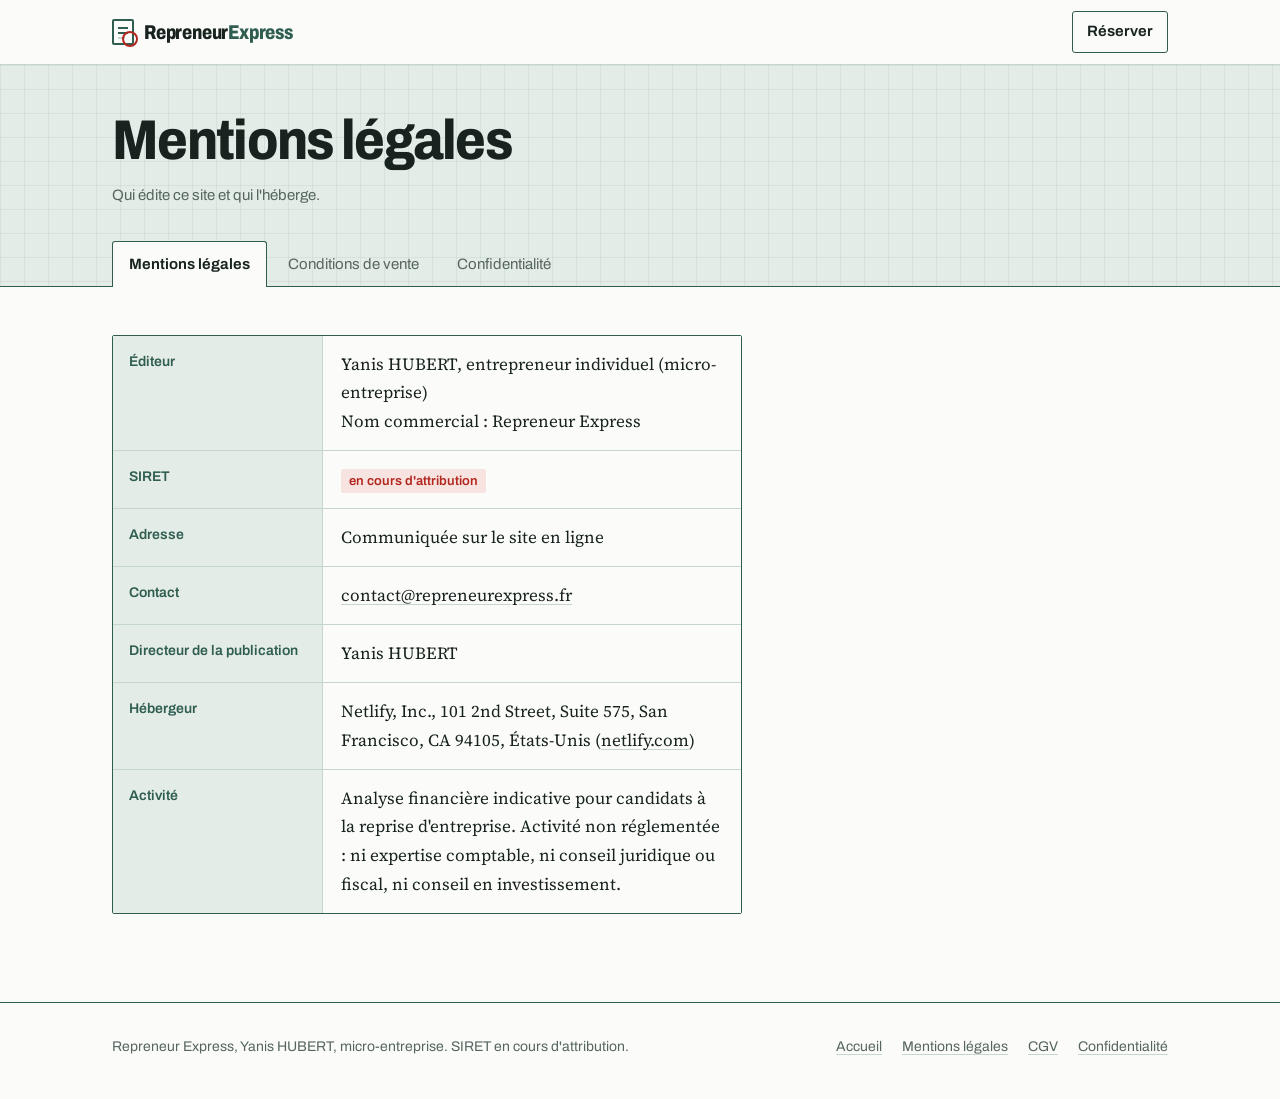
<file: site/mentions-legales.html>
<!doctype html>
<html lang="fr">
<head>
<meta charset="utf-8">
<meta name="viewport" content="width=device-width, initial-scale=1">
<title>Mentions légales – Repreneur Express</title>
<meta name="robots" content="noindex">
<link rel="preconnect" href="https://fonts.googleapis.com">
<link rel="preconnect" href="https://fonts.gstatic.com" crossorigin>
<link href="https://fonts.googleapis.com/css2?family=Archivo:wdth,wght@62..125,400..800&family=Source+Serif+4:ital,opsz,wght@0,8..60,400..700;1,8..60,400..600&display=swap" rel="stylesheet">
<link rel="stylesheet" href="legal.css">
</head>
<body>
<header class="top"><div class="wrap">
  <a class="mark" href="index.html"><i aria-hidden="true"></i><span class="word">Repreneur<span>Express</span></span></a>
  <a class="nav-cta" href="index.html#commander">Réserver</a>
</div></header>
<main>
<div class="doc-head"><div class="wrap">
  <h1>Mentions légales</h1>
  <p class="meta">Qui édite ce site et qui l'héberge.</p>
  <nav class="tabs" aria-label="Informations légales">
    <a href="mentions-legales.html" aria-current="page">Mentions légales</a><a href="cgv.html"><span class="long">Conditions de vente</span><span class="short">CGV</span></a><a href="confidentialite.html">Confidentialité</a>
  </nav>
</div></div>
<div class="doc"><div class="wrap">
<div class="body">
<dl class="sheet">
  <div><dt>Éditeur</dt><dd>Yanis HUBERT, entrepreneur individuel (micro-entreprise)<br>Nom commercial : Repreneur Express</dd></div>
  <div><dt>SIRET</dt><dd><span class="pending">en cours d'attribution</span></dd></div>
  <div><dt>Adresse</dt><dd>Communiquée sur le site en ligne</dd></div>
  <div><dt>Contact</dt><dd><a href="mailto:contact@repreneurexpress.fr">contact@repreneurexpress.fr</a></dd></div>
  <div><dt>Directeur de la publication</dt><dd>Yanis HUBERT</dd></div>
  <div><dt>Hébergeur</dt><dd>Netlify, Inc., 101 2nd Street, Suite 575, San Francisco, CA 94105, États-Unis (<a href="https://www.netlify.com">netlify.com</a>)</dd></div>
  <div><dt>Activité</dt><dd>Analyse financière indicative pour candidats à la reprise d'entreprise. Activité non réglementée : ni expertise comptable, ni conseil juridique ou fiscal, ni conseil en investissement.</dd></div>
</dl>
</div>
</div></div>
</main>
<footer><div class="wrap">
  <span>Repreneur Express, Yanis HUBERT, micro-entreprise. SIRET en cours d'attribution.</span>
  <nav aria-label="Pied de page"><a href="index.html">Accueil</a><a href="mentions-legales.html">Mentions légales</a><a href="cgv.html">CGV</a><a href="confidentialite.html">Confidentialité</a></nav>
</div></footer>
</body>
</html>
</file>
<file: site/legal.css>
/* Pages légales : mêmes tokens que la page d'accueil */
:root {
  --paper: #FBFCFA; --cell: #E3ECE6; --cell-2: #D3E2D9; --rule: #2F5D50; --rule-soft: #C5D6CC;
  --ink: #18231F; --muted: #56655F; --pen: #B3261E; --pen-soft: #F7E4E1; --on-rule: #FFFFFF;
  --grid: rgba(47, 93, 80, .07);
  --sans: "Archivo", "Helvetica Neue", Arial, sans-serif;
  --serif: "Source Serif 4", Georgia, serif;
  --ease: cubic-bezier(.2, .7, .2, 1);
}
@media (prefers-color-scheme: dark) {
  :root {
    --paper: #121917; --cell: #1C2824; --cell-2: #24352F; --rule: #8FBFAE; --rule-soft: #2E423B;
    --ink: #E7EEEA; --muted: #A3B4AD; --pen: #F2877C; --pen-soft: #3A2220; --on-rule: #10201A;
    --grid: rgba(143, 191, 174, .06);
  }
}
* { box-sizing: border-box; }
html { scroll-padding-top: 80px; }
body { margin: 0; background: var(--paper); color: var(--ink);
       font: 400 17px/1.7 var(--serif); font-optical-sizing: auto; -webkit-font-smoothing: antialiased; }
a { color: inherit; text-decoration-color: var(--rule-soft); text-underline-offset: 3px; }
a:hover { color: var(--pen); text-decoration-color: currentColor; }
:focus-visible { outline: 3px solid var(--pen); outline-offset: 3px; }
.wrap { max-width: 1120px; margin: 0 auto; padding: 0 16px; }
@media (min-width: 720px) { .wrap { padding: 0 32px; } }

/* En-tête */
.top { position: sticky; top: 0; z-index: 20; background: color-mix(in srgb, var(--paper) 86%, transparent);
       -webkit-backdrop-filter: saturate(1.4) blur(10px); backdrop-filter: saturate(1.4) blur(10px);
       border-bottom: 1px solid var(--rule-soft); }
.top .wrap { display: flex; align-items: center; justify-content: space-between; min-height: 64px; gap: 16px; }
.mark { font-family: var(--sans); font-stretch: 80%; font-weight: 800; font-size: 20px; letter-spacing: -0.01em; text-decoration: none;
        display: inline-flex; align-items: center; gap: 10px; }
.mark:hover { color: inherit; }
.mark i { width: 22px; height: 26px; border: 2px solid var(--rule); border-radius: 2px; position: relative; flex: none;
          background: linear-gradient(var(--rule) 0 0) 4px 6px / 10px 2px no-repeat, linear-gradient(var(--rule) 0 0) 4px 11px / 10px 2px no-repeat,
                      linear-gradient(var(--rule-soft) 0 0) 4px 16px / 7px 2px no-repeat; }
.mark i::after { content: ""; position: absolute; right: -6px; bottom: -4px; width: 12px; height: 12px; border: 2px solid var(--pen); border-radius: 50%; }
.mark .word span { color: var(--rule); }
.nav-cta { font-family: var(--sans); font-size: 15px; font-weight: 650; text-decoration: none; border: 1.5px solid var(--rule);
           padding: 7px 14px; border-radius: 3px; }
.nav-cta:hover { background: var(--rule); color: var(--on-rule); }

/* Bandeau de titre, comme l'en-tête d'un imprimé */
.doc-head { background-color: var(--cell);
            background-image: linear-gradient(var(--grid) 1px, transparent 1px), linear-gradient(90deg, var(--grid) 1px, transparent 1px);
            background-size: 24px 24px; border-bottom: 1.5px solid var(--rule); padding: 48px 0 0; }
.doc-head h1 { font-family: var(--sans); font-stretch: 88%; font-weight: 780; font-size: clamp(34px, 5vw, 56px);
               line-height: 1; letter-spacing: -0.03em; margin: 0 0 14px; }
.doc-head .meta { font-family: var(--sans); font-size: 15px; color: var(--muted); margin: 0 0 32px; }

/* Onglets entre les trois pages */
.tabs { display: flex; gap: 4px; flex-wrap: wrap; margin-bottom: -1.5px; font-family: var(--sans); font-size: 15px; }
.tabs a { text-decoration: none; padding: 10px 16px; border: 1.5px solid transparent; border-bottom: 0; border-radius: 3px 3px 0 0;
          color: var(--muted); transition: color .2s, background-color .2s; }
.tabs a:hover { color: var(--ink); background: var(--cell-2); }
.tabs a[aria-current="page"] { background: var(--paper); border-color: var(--rule); color: var(--ink); font-weight: 650; }

/* Corps */
.doc { padding: 48px 0 80px; }
.doc .wrap { display: grid; gap: 40px; }
@media (min-width: 960px) { .doc .wrap.has-toc { grid-template-columns: 220px minmax(0, 1fr); gap: 64px; } }
.body { max-width: 70ch; }
.body > :first-child { margin-top: 0; }
.body p { margin: 0 0 1em; }
.body h2 { font-family: var(--sans); font-stretch: 88%; font-weight: 700; font-size: 22px; line-height: 1.25;
           letter-spacing: -0.01em; margin: 48px 0 14px; padding-top: 16px; border-top: 1px solid var(--rule-soft); }
.body h2 .n { color: var(--rule); margin-right: .35em; font-variant-numeric: tabular-nums; }
.body ul { margin: 0 0 1em; padding-left: 1.2em; }
.body li { margin: .3em 0; }
.body li::marker { color: var(--rule); }
.body strong { font-weight: 650; }
.lede { font-size: 19px; }

/* Fiche d'identité en cellules */
.sheet { margin: 0 0 8px; border: 1.5px solid var(--rule); border-radius: 2px; background: var(--paper); }
.sheet div { display: grid; grid-template-columns: 1fr; border-top: 1px solid var(--rule-soft); }
.sheet div:first-child { border-top: 0; }
.sheet dt { font-family: var(--sans); font-size: 14px; font-weight: 600; color: var(--rule); background: var(--cell);
            padding: 10px 16px 4px; }
.sheet dd { margin: 0; padding: 4px 16px 12px; background: var(--cell); }
@media (min-width: 640px) {
  .sheet div { grid-template-columns: 210px 1fr; }
  .sheet dt { padding: 14px 16px; border-right: 1px solid var(--rule-soft); }
  .sheet dd { padding: 14px 18px; background: var(--paper); }
}
.pending { display: inline-block; font-family: var(--sans); font-size: 13px; font-weight: 600; color: var(--pen);
           background: var(--pen-soft); padding: 1px 8px; border-radius: 2px; }

.callout { border-left: 3px solid var(--pen); background: var(--pen-soft); padding: 14px 18px; margin: 0 0 1em; }
.callout p:last-child { margin: 0; }

/* Sommaire */
.toc { font-family: var(--sans); font-size: 14px; }
.toc p { font-weight: 650; margin: 0 0 8px; }
.toc ol { list-style: none; margin: 0; padding: 0; border-left: 1.5px solid var(--rule-soft); }
.toc a { display: block; text-decoration: none; color: var(--muted); padding: 5px 0 5px 14px; margin-left: -1.5px;
         border-left: 1.5px solid transparent; transition: color .2s, border-color .2s; }
.toc a:hover, .toc a.on { color: var(--ink); border-left-color: var(--pen); }
@media (min-width: 960px) { .toc nav { position: sticky; top: 96px; } }
@media (max-width: 959px) { .toc ol { columns: 2; column-gap: 16px; } }

/* Pied */
footer { border-top: 1.5px solid var(--rule); padding: 32px 0 40px; font-family: var(--sans); font-size: 14px; color: var(--muted); }
footer .wrap { display: flex; flex-wrap: wrap; justify-content: space-between; gap: 12px 32px; }
footer nav { display: flex; flex-wrap: wrap; gap: 8px 20px; }

/* Une seule entrée, à l'ouverture */
@media (prefers-reduced-motion: no-preference) {
  .doc-head h1, .doc-head .meta { animation: rise .7s var(--ease) both; }
  .doc-head .meta { animation-delay: .08s; }
  .body { animation: rise .7s .16s var(--ease) both; }
  @keyframes rise { from { opacity: 0; transform: translateY(14px); } }
}
@media print {
  .top, .tabs, .toc, footer { display: none; }
  .doc-head { background: none; padding-top: 0; }
}
@media (max-width: 520px) {
  .tabs { flex-wrap: nowrap; gap: 0; font-size: 14px; }
  .tabs a { padding: 9px 10px; white-space: nowrap; }
}
.tabs .short { display: none; }
@media (max-width: 520px) { .tabs .long { display: none; } .tabs .short { display: inline; } }
</file>
